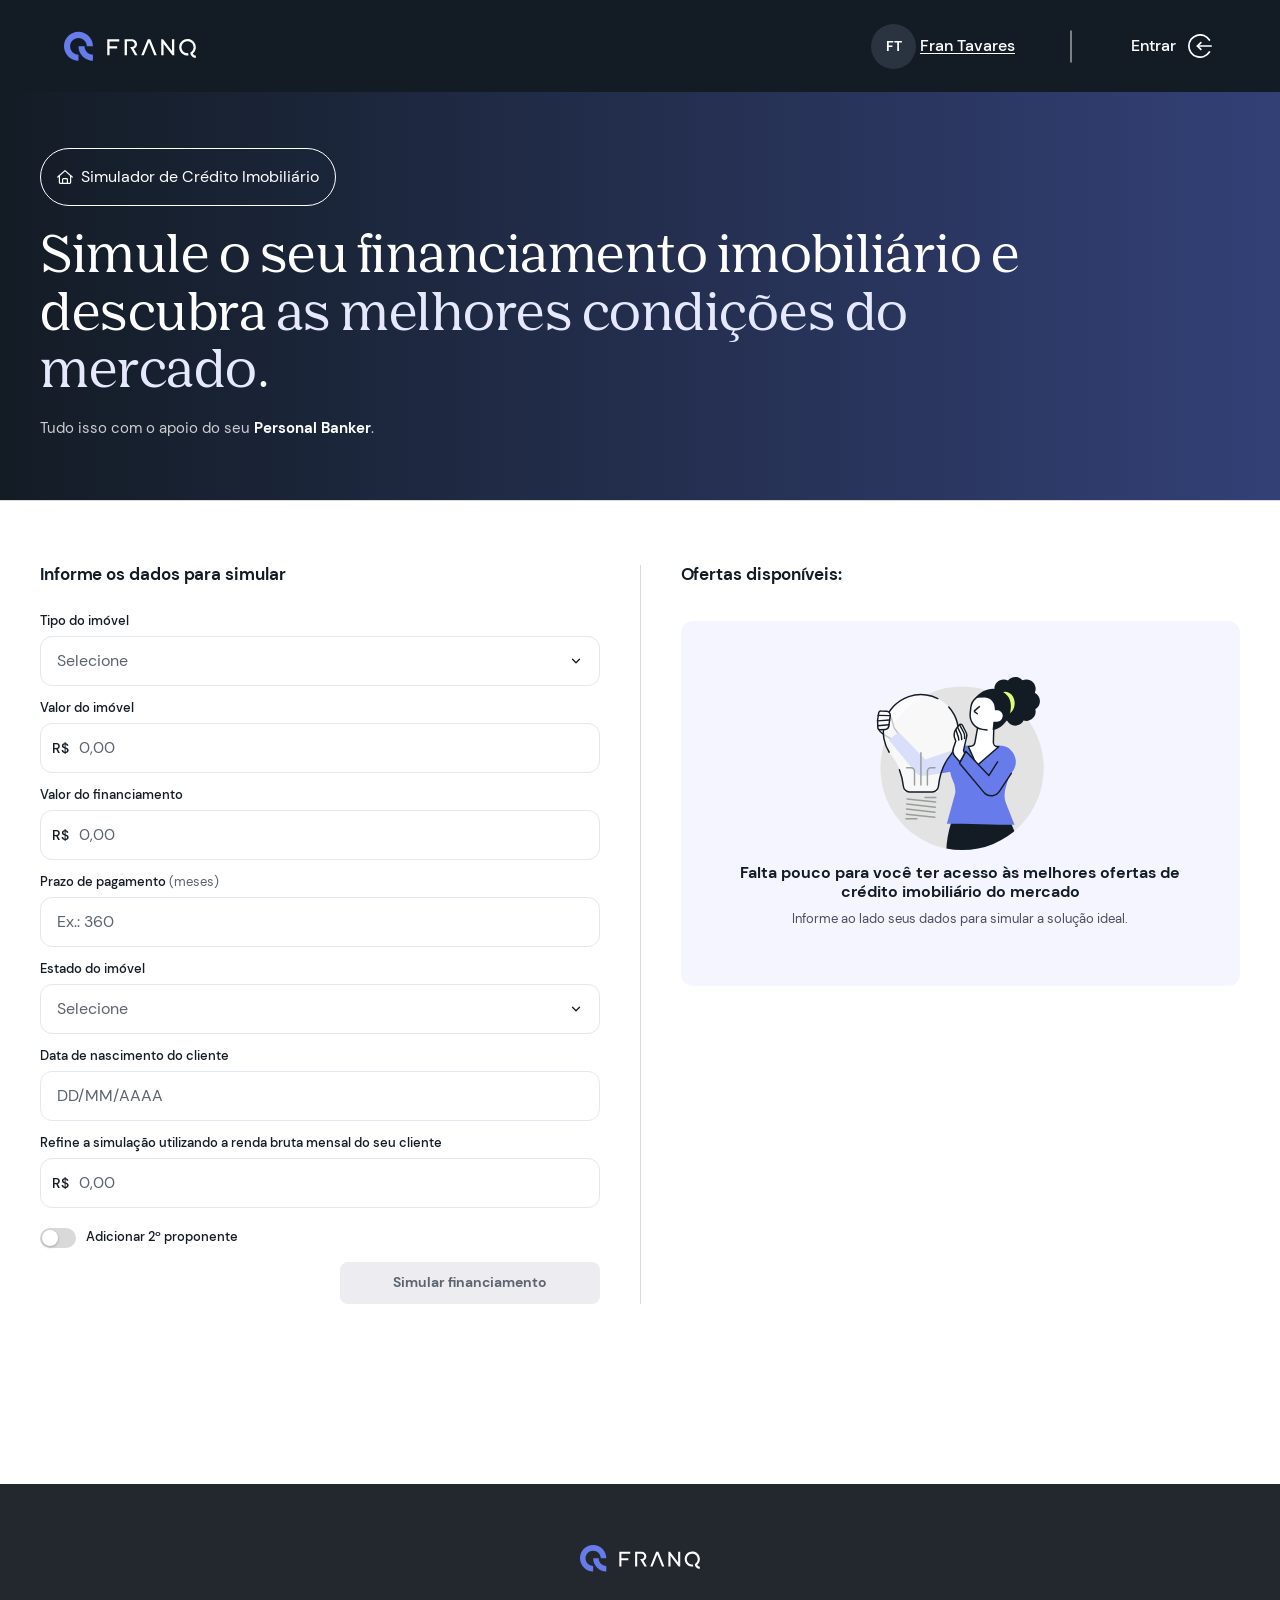
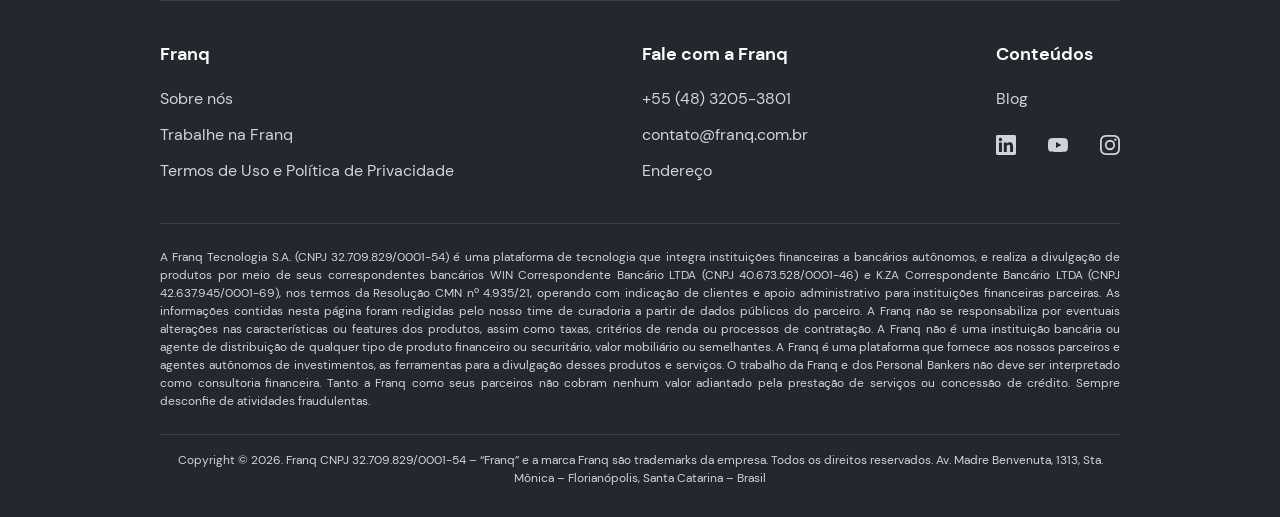
<file: index.html>
<!doctype html>
<html lang="pt-BR">
<head>
<meta charset="utf-8" />
<meta name="viewport" content="width=device-width,initial-scale=1" />
<title>Simulador de Crédito Imobiliário · Franq</title>
<link rel="stylesheet" href="colors_and_type.css" />
<style>
  /* WCAG AA-safe tokens (≥4.5:1 sobre branco) */
  :root {
    --text-muted: #5C6470;     /* substitui --oliva-dark p/ texto: 6.4:1 */
    --text-muted-soft: #6B7280; /* 5.4:1 */
    --danger-text: #C0202B;    /* substitui --danger p/ texto: 6.0:1 */
  }

  /* ==========================================================
     Layout shell — beFranq admin style
     ========================================================== */
  *, *::before, *::after { box-sizing: border-box; }
  html, body { margin: 0; }
  body {
    background: var(--branco);
    color: var(--azul-dark);
    font-family: var(--font-sans);
    font-size: 14px;
    line-height: 1.45;
    min-height: 100vh;
  }

  /* ==========================================================
     Page hero (title block under topbar)
     ========================================================== */
  .page-hero {
    background: linear-gradient(to right, #131c25, #334076);
    color: #fff;
    padding: 56px 40px 60px;
    border-bottom: 1px solid var(--cinza-borda);
    position: relative;
    overflow: hidden;
  }
  .page-hero::before { display: none; }
  .page-hero-inner {
    position: relative; z-index: 1;
    max-width: 1280px; margin: 0 auto;
  }
  .page-hero p.page-hero-eyebrow {
    display: inline-flex;
    align-items: center;
    gap: 8px;
    padding: 16px;
    border: 1px solid #fff;
    border-radius: 40px;
    background: transparent;
    font-family: 'DM Sans', sans-serif;
    font-size: 16px;
    line-height: 24px;
    letter-spacing: 0;
    text-transform: none;
    font-weight: 400;
    color: #fff !important;
    margin: 0 0 24px;
    width: fit-content;
  }
  .page-hero p.page-hero-eyebrow svg {
    width: 16px;
    height: 16px;
    flex-shrink: 0;
    display: block;
  }
  .page-hero h1 {
    font-family: var(--font-display);
    font-weight: 400;
    font-size: 50px; line-height: 1.15; letter-spacing: -0.01em;
    margin: 0; max-width: 1080px;
    color: #fff;
  }
  .page-hero h1 .accent { color: #E6E9FD; }
  .page-hero p {
    margin: 14px 0 0; max-width: 720px;
    font-size: 15px; line-height: 1.55;
    color: rgba(255,255,255,0.78);
  }
  .page-hero p b { color: #fff; font-weight: 600; }
  @media (max-width: 720px) {
    .page-hero { padding: 36px 20px 40px; }
    .page-hero h1 { font-size: 34px; }
    .page-hero p { font-size: 14px; }
  }

  /* ==========================================================
     Top topbar (slim)
     ========================================================== */
  .topbar {
    height: 92px;
    display: flex; align-items: center; justify-content: space-between;
    padding: 24px 64px;
    background: #131C25;
    font-family: 'DM Sans', sans-serif;
    color: #fff;
    z-index: 19999;
    position: relative;
  }
  .topbar-logo { height: 30px; width: 132px; display: block; }
  .topbar-right {
    display: flex; align-items: center; gap: 40px;
    position: relative; z-index: 20000;
  }
  .topbar-userblock {
    display: flex; align-items: center; gap: 4px;
  }
  .topbar-avatar {
    width: 45px; height: 45px; border-radius: 50%;
    background: #2A3340; color: #fff;
    display: grid; place-items: center;
    font-weight: 600; font-size: 14px;
    overflow: hidden;
    flex-shrink: 0;
  }
  .topbar-avatar img {
    width: 100%; height: 100%; object-fit: cover; display: block;
  }
  .topbar-whatsapp {
    width: 32px; height: 32px;
    display: grid; place-items: center;
    background: transparent; border: 0; padding: 0;
    color: #fff; cursor: pointer;
    border-radius: 50%;
    transition: background 0.2s ease;
  }
  .topbar-whatsapp:hover { background: rgba(255,255,255,0.08); }
  .topbar-whatsapp svg { width: 16px; height: 16px; display: block; }
  .topbar-divider {
    width: 32px; height: 0;
    border-top: 1px solid #e5e5e5;
    transform: rotate(270deg);
  }
  .topbar-enter {
    display: inline-flex; align-items: center; gap: 12px;
    background: transparent; border: 0; padding: 8px 4px;
    color: #fff; cursor: pointer;
    font-family: 'DM Sans', sans-serif;
    font-size: 16px; line-height: 24px; font-weight: 500;
    transition: opacity 0.2s ease;
  }
  .topbar-enter:hover { opacity: 0.8; }
  .topbar-enter svg {
    width: 24px; height: 24px;
    stroke: currentColor;
    display: block;
  }
  .topbar-username {
    font-size: 16px; line-height: 24px;
    font-weight: 500; color: #fff;
    font-family: 'DM Sans', sans-serif;
    text-decoration: underline;
    text-underline-position: from-font;
  }

  /* ==========================================================
     Page container
     ========================================================== */
  .page {
    max-width: 1280px;
    margin: 0 auto;
    padding: 28px 40px 100px;
  }

  /* Breadcrumb */
  .crumbs {
    display: flex; align-items: center; gap: 6px;
    color: var(--text-muted);
    font-size: 13px;
  }
  .crumbs a, .crumbs button {
    background: none; border: none; padding: 0;
    color: var(--text-muted);
    font: inherit; cursor: pointer;
    text-decoration: none;
  }
  .crumbs a:hover, .crumbs button:hover { color: var(--azul-dark); }
  .crumbs .crumb-current {
    color: var(--azul-dark); font-weight: 500;
  }
  .crumbs .crumb-sep { color: var(--cinza-borda); }

  /* Progress linear */
  .progress {
    height: 6px;
    background: #ECECF1;
    border-radius: 999px;
    overflow: hidden;
    margin-top: 14px;
    position: relative;
  }
  .progress-bar {
    height: 100%;
    width: 50%;
    background: var(--azul-franqueza);
    border-radius: 999px;
    transition: width var(--dur-med) var(--ease-out);
  }

  /* ==========================================================
     Two-column grid (form ↔ result)
     ========================================================== */
  .two-col {
    display: grid;
    grid-template-columns: 1fr 1px 1fr;
    gap: 40px;
    margin-top: 36px;
    align-items: stretch;
  }
  .form-col, .result-col { display: flex; flex-direction: column; }
  .form { flex: 1; }
  .form-actions { margin-top: auto !important; }
  .result-table.is-active { flex: 1; display: flex; flex-direction: column; }
  .result-table.is-active .result-cta { margin-top: auto; }
  .vdivider {
    background: var(--cinza-borda);
    width: 1px;
    align-self: stretch;
    min-height: 600px;
  }

  /* Section title (form + result share style) */
  .section-title {
    font-family: var(--font-sans);
    font-size: 17px;
    font-weight: 700;
    color: var(--azul-dark);
    margin: 0 0 30px;
    letter-spacing: -0.005em;
  }
  .section-divider {
    border: none;
    border-top: 1px solid var(--cinza-borda);
    margin: 0 0 26px;
  }

  /* ==========================================================
     Form
     ========================================================== */
  .form { display: flex; flex-direction: column; gap: 14px; }
  .form-actions { margin-top: 8px; display: flex; justify-content: flex-end; align-items: center; gap: 16px; }
  .form-actions .btn { width: auto; min-width: 260px; }
  .btn-link-clear {
    background: transparent;
    border: 0;
    padding: 6px 4px;
    color: #6B7280;
    font-family: var(--font-sans);
    font-size: 13px;
    font-weight: 500;
    cursor: pointer;
    display: inline-flex;
    align-items: center;
    gap: 6px;
    text-decoration: none;
  }
  .btn-link-clear:hover { text-decoration: underline; }
  .result-cta { margin-top: 16px; display: flex; flex-direction: column; align-items: flex-end; gap: 16px; }
  .result-cta-text {
    font-family: var(--font-sans);
    font-size: 13px; line-height: 1.55;
    font-weight: 700;
    color: var(--azul-dark);
    margin: 20px 0 0;
    text-align: left;
    max-width: 100%;
  }
  .result-cta .btn { min-width: 260px; }
  .field { display: flex; flex-direction: column; gap: 6px; }
  .field-label {
    font-size: 13px;
    font-weight: 500;
    color: var(--azul-dark);
    line-height: 1.3;
  }
  .field-label .label-hint {
    color: var(--text-muted);
    font-weight: 400;
  }

  .input {
    border: 1px solid #e2e8f0;
    border-radius: 12px;
    background: #fff;
    padding: 12px 16px;
    font: 400 16px/24px var(--font-sans);
    color: var(--azul-dark);
    width: 100%;
    transition: border-color var(--dur-fast), box-shadow var(--dur-fast);
    appearance: none;
    -webkit-appearance: none;
  }
  .input:hover { border-color: var(--azul-franqueza); }
  .input:focus {
    outline: none;
    border-color: var(--azul-franqueza);
  }
  .input::placeholder { color: var(--text-muted); }
  .input.is-error,
  .input.is-error:hover,
  .input.is-error:focus {
    border-color: #e02424;
  }
  .field-error {
    margin: 6px 0 0;
    font-size: 12px;
    color: #e02424;
    line-height: 1.4;
  }

  /* Native select arrow */
  .select-wrap { position: relative; }
  .select-wrap .input {
    padding-right: 36px;
    cursor: pointer;
  }
  .select-wrap::after {
    content: "";
    position: absolute;
    right: 14px; top: 50%;
    width: 8px; height: 8px;
    border-right: 1.6px solid var(--oliva-dark);
    border-bottom: 1.6px solid var(--oliva-dark);
    transform: translateY(-70%) rotate(45deg);
    pointer-events: none;
  }

  /* Dropdown custom (segue a identidade da página) — substitui a lista nativa do SO */
  .select-custom { position: relative; }
  .select-custom::after { display: none; }
  .select-custom > select {
    position: absolute; inset: 0; width: 100%; height: 100%;
    opacity: 0; pointer-events: none;
  }
  .sel-control {
    display: flex; align-items: center; gap: 8px; width: 100%;
    padding: 12px 16px;
    border: 1px solid #e2e8f0; border-radius: 12px; background: #fff;
    font: 400 16px/24px var(--font-sans); color: var(--azul-dark); text-align: left;
    cursor: pointer;
    transition: border-color var(--dur-fast), box-shadow var(--dur-fast);
  }
  .sel-control:hover { border-color: var(--azul-franqueza); }
  .select-custom.is-open .sel-control {
    border-color: var(--azul-franqueza);
  }
  .select-custom.is-error .sel-control {
    border-color: #e02424;
  }
  .sel-value { flex: 1; min-width: 0; white-space: nowrap; overflow: hidden; text-overflow: ellipsis; }
  .sel-value.is-placeholder { color: var(--text-muted); }
  .select-custom.has-value .sel-value { font-weight: 500; }
  .sel-chevron { flex: none; width: 14px; height: 14px; color: var(--azul-dark); transition: transform .15s ease; }
  .select-custom.is-open .sel-chevron { transform: rotate(180deg); }
  .sel-panel {
    position: absolute; left: 0; right: 0; top: calc(100% + 6px); z-index: 40;
    background: #fff; border: 1px solid #e2e8f0; border-radius: 12px;
    box-shadow: 0 12px 32px rgba(15,23,42,.12);
    overflow: hidden auto; max-height: 288px; padding: 4px; display: none;
  }
  .select-custom.is-open .sel-panel { display: block; }
  .sel-item {
    display: flex; align-items: center; justify-content: space-between; gap: 8px;
    height: 40px; padding: 0 12px; border-radius: 8px;
    font: 400 15px var(--font-sans); color: var(--azul-dark); cursor: pointer;
  }
  .sel-item:hover, .sel-item.active { background: #F2F4FE; }
  .sel-item.selected { font-weight: 600; }
  .sel-check { flex: none; width: 15px; height: 15px; color: var(--azul-franqueza); opacity: 0; }
  .sel-item.selected .sel-check { opacity: 1; }

  /* Currency / prefix */
  .input-prefix-wrap { position: relative; }
  .input-prefix {
    position: absolute; left: 12px; top: 50%; transform: translateY(-50%);
    font-size: 14px; font-weight: 500; color: var(--azul-dark);
    pointer-events: none;
  }
  .input-prefix-wrap .input { padding-left: 38px; }

  /* Toggle proponente */
  .switch-row {
    display: flex; align-items: center; gap: 10px;
    margin-top: 6px;
  }
  .switch {
    position: relative;
    width: 36px; height: 20px;
    background: var(--cinza-borda);
    border-radius: 999px;
    cursor: pointer;
    transition: background var(--dur-fast);
    flex-shrink: 0;
  }
  .switch::after {
    content: "";
    position: absolute; top: 2px; left: 2px;
    width: 16px; height: 16px;
    background: #fff;
    border-radius: 50%;
    box-shadow: 0 1px 3px rgba(0,0,0,0.25);
    transition: left var(--dur-fast);
  }
  .switch.on { background: var(--azul-franqueza); }
  .switch.on::after { left: 18px; }
  .switch-label {
    font-size: 13px; color: var(--azul-dark); font-weight: 500;
    cursor: pointer; user-select: none;
  }

  /* 2º proponente card */
  .proponente-card {
    background: #FAFAFF;
    border: 1px solid #E5E5E5;
    border-radius: 12px;
    margin-top: 4px;
    overflow: hidden;
  }
  .proponente-card[hidden] { display: none; }
  .proponente-card-head {
    display: flex; align-items: flex-start; gap: 12px;
    padding: 14px 16px;
    background: #F0F2FE;
    border-bottom: 1px solid #E5E5E5;
  }
  .proponente-card-title {
    flex: 1;
    font-size: 13px;
    font-weight: 500;
    color: var(--azul-dark);
    line-height: 1.4;
  }
  .proponente-card-close {
    flex-shrink: 0;
    width: 24px; height: 24px;
    border: none;
    background: transparent;
    color: var(--azul-dark);
    font-size: 18px;
    line-height: 1;
    cursor: pointer;
    border-radius: 4px;
    display: grid; place-items: center;
    transition: background var(--dur-fast);
  }
  .proponente-card-close:hover { background: rgba(0,0,0,0.06); }
  .proponente-card-body {
    padding: 14px 16px;
    display: flex; flex-direction: column; gap: 14px;
  }

  /* ==========================================================
     Result panel — empty state
     ========================================================== */
  .result-empty {
    background: #F4F5FE;
    border-radius: 12px;
    padding: 56px 32px;
    text-align: center;
    margin-top: 8px;
  }
  .result-empty-illu {
    width: 168px; height: auto;
    margin: 0 auto 12px;
    display: block;
  }
  .result-empty-title {
    font-family: var(--font-sans);
    font-size: 16px;
    font-weight: 700;
    color: var(--azul-dark);
    margin: 0 0 8px;
  }
  .result-empty-sub {
    font-size: 13px;
    color: #4A4F60;
    line-height: 1.55;
    max-width: 420px;
    margin: 0 auto;
  }

  /* ==========================================================
     Result panel — bank cards (one per partner, stacked)
     ========================================================== */
  .result-table {
    display: none;
    margin-top: 4px;
  }
  .result-table.is-active { display: flex; flex-direction: column; flex: 1; }

  .result-coverage-top {
    display: flex; align-items: center; justify-content: space-between;
    gap: 16px;
    flex-wrap: wrap;
    margin-bottom: 14px;
  }
  .result-coverage-text {
    font-size: 13px;
    color: var(--azul-dark);
  }
  .result-coverage-text b { color: var(--azul-dark); font-weight: 700; }
  .result-sort {
    display: flex; align-items: center; gap: 8px;
  }
  .result-sort-label {
    font-size: 12.5px;
    color: var(--text-muted);
    white-space: nowrap;
  }
  .result-sort .select-wrap {
    position: relative;
  }
  .result-sort select {
    height: 36px;
    padding: 0 36px 0 12px;
    border-radius: 8px;
    border: 1px solid #E0E0E5;
    background: #fff;
    font: 500 13px var(--font-sans);
    color: var(--azul-dark);
    cursor: pointer;
    appearance: none;
    -webkit-appearance: none;
    min-width: 180px;
  }
  .result-sort select:focus { outline: 2px solid var(--oliva-dark); outline-offset: 1px; border-color: var(--oliva-dark); }
  .result-sort .select-wrap::after {
    content: '';
    position: absolute;
    right: 12px; top: 50%;
    width: 8px; height: 8px;
    border-right: 1.5px solid var(--azul-dark);
    border-bottom: 1.5px solid var(--azul-dark);
    transform: translateY(-70%) rotate(45deg);
    pointer-events: none;
  }
  /* "Ordenar por" com o mesmo dropdown custom dos outros, porém compacto */
  .result-sort .select-custom { min-width: 200px; }
  .result-sort .select-custom::after { display: none; }
  .result-sort .sel-control { padding: 10px 14px; font-size: 14px; }
  .result-sort .sel-item { font-size: 14px; }

  /* Bank cards stack */
  .bank-cards {
    display: flex; flex-direction: column;
    gap: 12px;
  }
  .bank-card {
    background: #fff;
    border: 1px solid #E5E5E5;
    border-radius: 16px;
    padding: 18px 20px;
    transition: box-shadow 0.2s ease, border-color 0.2s ease, transform 0.35s cubic-bezier(0.4,0,0.2,1);
  }
  .bank-card:hover {
    box-shadow: 0 6px 18px rgba(20, 30, 80, 0.06);
    border-color: #D5D8E0;
  }
  .bank-card-head {
    display: flex; align-items: center; gap: 14px;
    padding-bottom: 14px;
    border-bottom: 1px solid #EFEFF3;
    margin-bottom: 14px;
  }
  .bank-card-logo {
    flex-shrink: 0;
    width: 48px; height: 48px;
    border-radius: 10px;
    background: rgb(250, 250, 255);
    display: grid; place-items: center;
    color: var(--azul-dark);
  }
  .bank-card-logo svg { width: 28px; height: 28px; }
  .bank-card-title {
    flex: 1;
    display: flex; flex-direction: column; gap: 2px;
  }
  .bank-card-name {
    font-size: 16px; font-weight: 700; color: var(--azul-dark); line-height: 1.1;
  }
  .bank-card-ltv {
    font-size: 11.5px; color: var(--text-muted); font-weight: 400;
  }
  .bank-card-highlight {
    text-align: right;
    display: flex; flex-direction: column; gap: 2px;
  }
  .bank-card-highlight-label {
    font-size: 11px; color: var(--text-muted); text-transform: uppercase; letter-spacing: 0.04em;
  }
  .bank-card-highlight-value {
    font-size: 18px; font-weight: 700; color: var(--azul-dark); line-height: 1.1;
  }
  .bank-card-grid {
    display: grid;
    grid-template-columns: repeat(3, 1fr);
    gap: 14px 18px;
  }
  .bank-card-cell {
    display: flex; flex-direction: column; gap: 3px;
    min-width: 0;
  }
  .bank-card-cell-label {
    font-size: 11.5px;
    color: var(--text-muted);
    line-height: 1.25;
    display: flex; align-items: center; gap: 4px;
  }
  .bank-card-cell-label small { font-size: 10.5px; color: var(--text-muted); }
  .bank-card-cell-value {
    font-size: 14px;
    color: var(--azul-dark);
    font-weight: 500;
    line-height: 1.25;
    display: flex; align-items: baseline; gap: 4px;
    flex-wrap: wrap;
  }
  .bank-card-cell-value .bank-cell-suffix {
    font-size: 10.5px;
    color: var(--text-muted);
    font-weight: 400;
  }
  .bank-card-warn {
    margin-top: 14px;
    padding: 10px 12px;
    background: #FFF6F4;
    border: 1px solid #FFE2DC;
    border-radius: 10px;
    display: flex; align-items: flex-start; gap: 8px;
    font-size: 12px; color: var(--azul-dark);
    line-height: 1.45;
  }
  .bank-card-warn .result-warn-ico { margin-top: 1px; }
  .bank-card-warn b { color: var(--danger); }
  .bank-card-warn-aux {
    color: var(--text-muted);
    display: block;
    margin-top: 2px;
    font-size: 11px;
  }

  .bank-grid {
    background: rgb(250, 250, 255);
    border-radius: 16px;
    overflow: hidden;
  }
  .bank-row {
    display: grid;
    grid-template-columns: 180px repeat(4, 1fr);
    align-items: stretch;
  }
  .bank-row > * {
    padding: 12px 10px;
    border-top: 1px solid #E5E5E5;
    font-size: 14px;
    color: var(--azul-dark);
  }
  .bank-row.is-head > * { border-top: 0; padding-top: 8px; padding-bottom: 14px; }
  .bank-row > *:not(:first-child) { border-left: 1px solid #E5E5E5; }
  .bank-row.is-head > :first-child { border-top: 0; }

  .bank-head {
    text-align: center;
    display: flex; flex-direction: column; align-items: center; gap: 4px;
  }
  .bank-head svg { color: var(--azul-dark); margin-bottom: 4px; }
  .bank-head-name { font-weight: 700; font-size: 14px; color: var(--azul-dark); line-height: 1.1; }
  .bank-head-ltv { font-size: 10px; color: var(--azul-dark); font-weight: 400; }

  .bank-row-label {
    display: flex; align-items: center; justify-content: space-between;
    gap: 8px;
    font-size: 14px; font-weight: 400;
    color: var(--azul-dark); line-height: 1.3;
  }
  .bank-row-label-text { display: flex; align-items: flex-start; gap: 8px; }
  .bank-row-label-text > span { display: block; }
  .bank-row-label-text svg { flex-shrink: 0; color: var(--azul-dark); margin-top: 2px; }
  .bank-row-label small {
    display: block; font-weight: 400; color: var(--azul-dark);
    font-size: 14px; margin-top: 0; line-height: 1.3;
  }
  .bank-row-label-info { color: var(--text-muted); cursor: help; display: inline-flex; }

  .bank-cell {
    text-align: center;
    font-size: 14px; color: var(--azul-dark);
    font-weight: 400; line-height: 1.35;
    display: flex; align-items: center; justify-content: center;
    gap: 2px; flex-wrap: wrap;
  }
  .bank-cell-suffix { font-size: 10px; color: var(--azul-dark); }
  .bank-cell-strong { font-weight: 400; }

  /* Desktop coverage (footer of grid) + warn */
  .result-coverage {
    text-align: center;
    font-size: 12.5px; color: var(--azul-dark);
    background: rgb(231, 235, 255);
    border-bottom-left-radius: 16px;
    border-bottom-right-radius: 16px;
    padding: 12px 16px;
  }
  .result-coverage b { color: var(--azul-dark); }
  .result-warn {
    margin-top: 18px;
    display: flex; align-items: flex-start; gap: 8px;
    font-size: 12.5px; color: var(--azul-dark); line-height: 1.5;
  }
  .result-warn b { color: var(--danger); }

  /* Show grid on desktop, cards on mobile */
  .result-mobile-only { display: none; }

  /* Floating "back to form" button (mobile only) */
  .fab-top {
    position: fixed;
    right: 16px; bottom: 20px;
    width: 48px; height: 48px;
    border-radius: 50%;
    border: none;
    background: var(--azul-dark);
    color: #fff;
    box-shadow: 0 8px 22px rgba(20, 30, 80, 0.28);
    display: none;
    align-items: center; justify-content: center;
    cursor: pointer;
    z-index: 50;
    opacity: 0;
    transform: translateY(8px);
    transition: opacity 0.22s ease, transform 0.22s ease, background-color 0.22s ease;
  }
  .fab-top.is-visible { opacity: 1; transform: translateY(0); }
  .fab-top:hover { background: var(--azul-dark-hover, #0f1a3d); }
  .fab-top:focus-visible { outline: 2px solid var(--oliva-dark); outline-offset: 2px; }
  .fab-top svg { width: 22px; height: 22px; }
  @media (max-width: 900px) {
    .fab-top { display: flex; }
  }
  @media (max-width: 900px) {
    .result-desktop-only { display: none !important; }
    .result-mobile-only { display: block; }
    .result-mobile-only.result-coverage-top { display: flex; }
    .result-mobile-only.bank-cards { display: flex; flex-direction: column; gap: 12px; }
  }

  .result-warn-ico {
    flex-shrink: 0;
    width: 18px; height: 18px; border-radius: 50%;
    background: #FFE7E9;
    color: #B8281F;
    display: grid; place-items: center;
    font-size: 11px; font-weight: 700;
    margin-top: 1px;
  }
  .result-disclaimer {
    margin-top: 18px;
    font-size: 11.5px; color: var(--text-muted);
    font-style: italic;
    line-height: 1.5;
  }

  /* Buttons */
  .btn {
    height: 42px;
    padding: 0 22px;
    border-radius: 8px;
    border: 1px solid transparent;
    font: 600 13.5px var(--font-sans);
    cursor: pointer;
    display: inline-flex; align-items: center; justify-content: center; gap: 8px;
    transition: background-color 0.28s cubic-bezier(0.4, 0, 0.2, 1), border-color 0.28s cubic-bezier(0.4, 0, 0.2, 1), color 0.28s cubic-bezier(0.4, 0, 0.2, 1), box-shadow 0.28s cubic-bezier(0.4, 0, 0.2, 1), transform 0.28s cubic-bezier(0.4, 0, 0.2, 1);
    white-space: nowrap;
  }
  .btn:not(:disabled):not(.is-disabled):active { transform: scale(.99); }
  .btn svg { width: 14px; height: 14px; }

  .btn-primary {
    background: var(--azul-franqueza);
    color: #fff;
  }
  .btn-primary:not(:disabled):not(.is-disabled):hover { filter: brightness(0.96); }
  .btn-primary:not(:disabled):not(.is-disabled):active {
    filter: brightness(0.92);
    outline: none;
    transform: none;
  }
  .btn-primary:focus-visible {
    outline: 2px solid var(--azul-medium);
    outline-offset: 2px;
  }

  .btn-outline {
    background: #fff;
    color: var(--azul-franqueza);
    border-color: var(--azul-franqueza);
  }
  .btn-outline:hover { background: #F4F5FE; }

  .btn[disabled], .btn.is-disabled {
    background: #ECECF1;
    color: #5C6470;
    border-color: transparent;
    cursor: not-allowed;
  }
  .btn[disabled]:hover, .btn.is-disabled:hover {
    background: #ECECF1 !important;
    color: #5C6470 !important;
    cursor: not-allowed;
    transform: none;
  }

  /* Reload icon spinning hint */
  .icon-spin {
    transition: transform var(--dur-med);
  }
  .btn-primary:not(:disabled):not(.is-disabled):hover .icon-spin { transform: rotate(180deg); }

  /* ==========================================================
     Confirm modal
     ========================================================== */
  .confirm-overlay {
    position: fixed; inset: 0;
    background: rgba(19, 28, 37, 0.55);
    display: none;
    align-items: center; justify-content: center;
    z-index: 30000;
    padding: 20px;
  }
  .confirm-overlay.open { display: flex; }
  .confirm-card {
    background: #fff; border-radius: 16px;
    width: 100%; max-width: 440px;
    padding: 28px;
    box-shadow: 0 12px 40px rgba(0,0,0,0.18);
    font-family: var(--font-sans);
    color: var(--azul-dark);
  }
  .confirm-title {
    font-size: 18px; font-weight: 700; margin: 0 0 10px;
  }
  .confirm-desc {
    font-size: 14px; line-height: 1.5; margin: 0 0 24px;
    color: #4A4F5C;
  }
  .confirm-actions {
    display: flex; gap: 12px; justify-content: flex-end;
    flex-wrap: wrap;
  }
  .confirm-actions .btn { min-width: 140px; min-height: 44px; }
  @media (max-width: 480px) {
    .confirm-actions { flex-direction: column-reverse; }
    .confirm-actions .btn { width: 100%; }
  }

  /* ==========================================================
     Tweaks panel
     ========================================================== */
  .tw-panel {
    position: fixed; right: 24px; bottom: 110px; z-index: 200;
    width: 280px;
    background: #fff;
    border: 1px solid var(--cinza-borda);
    border-radius: 14px;
    box-shadow: 0 30px 80px -20px rgba(19,28,37,0.30);
    font-family: var(--font-sans);
    color: var(--azul-dark);
    display: none;
    overflow: hidden;
  }
  .tw-panel.open { display: block; }
  .tw-head {
    display: flex; align-items: center; justify-content: space-between;
    padding: 12px 14px;
    background: var(--azul-dark); color: #fff;
  }
  .tw-head h4 {
    margin: 0; font-size: 12px; font-weight: 600;
    letter-spacing: .06em; text-transform: uppercase;
  }
  .tw-close {
    width: 24px; height: 24px; border-radius: 50%;
    background: rgba(255,255,255,0.12); border: none;
    color: #fff; cursor: pointer; font-size: 14px; line-height: 1;
    display: grid; place-items: center;
  }
  .tw-close:hover { background: rgba(255,255,255,0.22); }
  .tw-body { padding: 14px 14px 16px; display: flex; flex-direction: column; gap: 14px; }
  .tw-section { display: flex; flex-direction: column; gap: 8px; }
  .tw-label {
    font-size: 10.5px; font-weight: 600; letter-spacing: .06em;
    text-transform: uppercase; color: var(--text-muted);
  }
  .tw-seg {
    display: flex; gap: 4px;
    background: var(--cinza-suave); border-radius: 8px; padding: 3px;
  }
  .tw-seg button {
    flex: 1; padding: 6px 6px;
    background: transparent; border: none;
    font-family: var(--font-sans); font-size: 11.5px; font-weight: 500;
    color: var(--azul-dark); cursor: pointer;
    border-radius: 6px;
  }
  .tw-seg button.active {
    background: #fff;
    box-shadow: 0 1px 3px rgba(0,0,0,0.10);
  }

  /* ==========================================================
     Site footer (Franq global)
     ========================================================== */
  .site-footer {
    background: #23272E;
    color: #cfd3db;
    font-family: 'DM Sans', Arial, sans-serif;
    font-size: 16px;
    line-height: 24px;
    padding: 40px 160px 30px;
    margin-top: 80px;
  }
  .site-footer-logo-row {
    display: flex;
    justify-content: center;
    align-items: center;
    padding: 16px 0 24px;
  }
  .site-footer-logo {
    height: 36px;
    width: 120px;
    display: block;
  }
  .site-footer-divider {
    height: 1px;
    width: 100%;
    background: #3A3F47;
  }
  .site-footer-links {
    display: flex;
    justify-content: space-between;
    gap: 64px;
    padding: 40px 0;
  }
  .site-footer-col {
    display: flex;
    flex-direction: column;
    gap: 12px;
    min-width: 0;
  }
  .site-footer-col-title {
    color: #fff;
    font-weight: 700;
    font-size: 18px;
    line-height: 26px;
    margin-bottom: 8px;
  }
  .site-footer-col a {
    color: #cfd3db;
    font-size: 16px;
    font-weight: 400;
    text-decoration: none;
    transition: color 0.2s ease;
  }
  .site-footer-col a:hover { color: #fff; }
  .site-footer-socials {
    display: flex;
    gap: 32px;
    margin-top: 12px;
  }
  .site-footer-socials a {
    display: inline-flex;
    align-items: center;
    justify-content: center;
    color: #cfd3db;
    transition: color 0.2s ease;
  }
  .site-footer-socials a:hover { color: #fff; }
  .site-footer-socials svg {
    width: 20px;
    height: 20px;
    display: block;
  }
  .site-footer-legal {
    color: #cfd3db;
    font-size: 12px;
    line-height: 18px;
    text-align: justify;
    padding: 24px 0;
    margin: 0;
  }
  .site-footer-copy {
    color: #cfd3db;
    font-size: 12px;
    line-height: 18px;
    padding-top: 16px;
    margin: 0;
    text-align: center;
  }

  /* ==========================================================
     Responsive
     ========================================================== */
  @media (max-width: 900px) {
    .two-col { grid-template-columns: 1fr; gap: 28px; }
    .vdivider { display: none; }
    .page { padding: 20px 20px 80px; }
    /* (mobile) bank cards collapse to 2 columns */
    .bank-card-grid { grid-template-columns: repeat(2, 1fr); gap: 12px 14px; }
    .bank-card-head { gap: 10px; }
    .bank-card-logo { width: 40px; height: 40px; }
    .bank-card-logo svg { width: 24px; height: 24px; }
    .bank-card-name { font-size: 15px; }
    .bank-card-highlight-value { font-size: 16px; }
    .topbar { padding: 16px 20px; height: 72px; }
    .topbar-logo { height: 24px; }
    .topbar-username { display: none; }

    /* (mobile) site footer — stack columns, comfortable padding */
    .site-footer { padding: 32px 20px 24px; margin-top: 48px; font-size: 14px; line-height: 1.5; }
    .site-footer-logo-row { padding: 8px 0 18px; }
    .site-footer-links {
      flex-direction: column;
      gap: 28px;
      padding: 28px 0;
    }
    .site-footer-col { gap: 8px; }
    .site-footer-col-title { font-size: 14px; margin-bottom: 4px; }
    .site-footer-col a { font-size: 14px; }
    .site-footer-socials { gap: 20px; margin-top: 8px; }
    .site-footer-legal, .site-footer-copy { font-size: 11.5px; padding: 18px 0; line-height: 1.55; }

    /* (mobile) buttons full-width */
    .form-actions {
      flex-direction: column-reverse;
      align-items: stretch;
      gap: 10px;
    }
    .form-actions .btn { width: 100%; min-width: 0; }
    .form-actions .btn-link-clear { align-self: center; }
    .result-cta { align-items: stretch; }
    .result-cta .btn { width: 100%; min-width: 0; }

    /* ==========================================================
       Mínimo de toque 48x48 (mobile)
       ========================================================== */
    /* Inputs / selects */
    .input { height: 48px; font-size: 16px; }
    .select-wrap .input { padding-right: 40px; }

    /* Botões principais */
    .btn { height: 48px; min-height: 48px; }
    .confirm-actions .btn { min-height: 48px; }

    /* Topbar */
    .topbar-whatsapp {
      width: 48px; height: 48px;
    }
    .topbar-enter {
      min-height: 48px; padding: 12px 4px;
    }

    /* Breadcrumb links/buttons — alvo de toque */
    .crumbs { gap: 4px; flex-wrap: wrap; }
    .crumbs a, .crumbs button, .crumbs .crumb-current {
      min-height: 48px;
      display: inline-flex;
      align-items: center;
      padding: 0 4px;
    }

    /* Switch (proponente) — manter visual, ampliar área de toque */
    .switch-row { gap: 12px; min-height: 48px; align-items: center; }
    .switch {
      position: relative;
    }
    .switch::before {
      content: "";
      position: absolute;
      inset: -14px -6px;
      /* expande a área tocável para 48px de altura mínima */
    }
    .switch-label {
      min-height: 48px;
      display: inline-flex;
      align-items: center;
    }

    /* Botão fechar do card 2º proponente */
    .proponente-card-close {
      width: 48px; height: 48px;
      font-size: 22px;
      margin: -12px -12px -12px 0;
    }
    .proponente-card-head { align-items: center; }

    /* Link "Limpar campos" */
    .btn-link-clear {
      min-height: 48px;
      padding: 12px 8px;
    }

    /* Footer — links com altura de toque adequada */
    .site-footer-col { gap: 4px; }
    .site-footer-col a {
      min-height: 48px;
      display: inline-flex;
      align-items: center;
      padding: 4px 0;
    }
    .site-footer-socials a {
      width: 48px; height: 48px;
      display: inline-flex;
      align-items: center;
      justify-content: center;
      padding: 0;
    }

    /* Tweaks panel close */
    .tw-close { width: 48px; height: 48px; }

    /* Sort select (mobile result) */
    #sortBy { height: 48px; }

    /* ==========================================================
       Mínimo 16px para textos correntes (mobile)
       ========================================================== */
    body { font-size: 16px; }
    .crumbs, .crumbs a, .crumbs button { font-size: 16px; line-height: 1.45; }
    .field-label { font-size: 16px; }
    .field-error { font-size: 16px; }
    .input { font-size: 16px; }
    .input-prefix { font-size: 16px; }
    .switch-label { font-size: 16px; }
    .proponente-card-title { font-size: 16px; }
    .btn-link-clear { font-size: 16px; }
    .result-cta-text { font-size: 16px; }
    .result-empty-sub { font-size: 16px; }
    .result-coverage-text { font-size: 16px; }
    .result-sort-label { font-size: 16px; }
    .bank-card-name { font-size: 18px; }
    .bank-card-ltv { font-size: 16px; }
    .bank-card-highlight-label { font-size: 16px; }
    .bank-card-highlight-value { font-size: 22px; }
    .bank-card-cell-label { font-size: 16px; }
    .bank-card-cell-label small { font-size: 16px; }
    .bank-card-cell-value { font-size: 16px; }
    .bank-card-cell-value .bank-cell-suffix { font-size: 16px; }
    .bank-card-warn { font-size: 16px; }
    .bank-card-warn-aux { font-size: 16px; }
    .result-disclaimer { font-size: 16px; }
    .confirm-desc { font-size: 16px; }
    .site-footer { font-size: 16px; }
    .site-footer-col-title { font-size: 16px; }
    .site-footer-col a { font-size: 16px; }
    .site-footer-legal, .site-footer-copy { font-size: 16px; line-height: 1.6; }
    .btn { font-size: 16px; }
  }

  /* ===================== Tela de cadastro ===================== */
  #screen-cadastro { display: none; }
  body.show-cadastro .page-hero,
  body.show-cadastro main.page { display: none; }
  body.show-cadastro #screen-cadastro { display: block; }
  body.show-cadastro .site-footer { margin-top: 0; }

  .cad { display: flex; width: 100%; min-height: calc(100vh - 92px); background: #fff; }
  .cad-banner {
    flex-basis: 45.5%; flex-shrink: 0; position: relative; overflow: hidden;
    background: linear-gradient(160deg, #334076 0%, #131c25 78%);
    display: flex; align-items: flex-end; padding: 56px 48px;
  }
  .cad-banner::after {
    content: ''; position: absolute; inset: 0; pointer-events: none;
    background: radial-gradient(circle at 28% 18%, rgba(104,123,234,0.38), transparent 55%);
  }
  .cad-banner-title {
    position: relative; z-index: 1; margin: 0;
    font-family: var(--font-display); font-weight: 400;
    font-size: 44px; line-height: 1.1; letter-spacing: -0.5px;
    color: #e2ece4; max-width: 340px;
  }
  .cad-form-col { flex: 1; min-width: 0; display: flex; align-items: center; justify-content: center; padding: 56px 40px; }
  .cad-form { width: 100%; max-width: 477px; display: flex; flex-direction: column; gap: 16px; }
  .cad-logo { height: 30px; width: auto; }
  .cad-title { font-family: var(--font-display); font-weight: 400; font-size: 32px; line-height: 1.2; letter-spacing: -0.32px; color: var(--azul-dark); margin: 0; }
  .cad-fields { display: flex; flex-direction: column; gap: 16px; }
  .cad-actions { display: flex; flex-direction: column; gap: 12px; }
  .cad-actions .btn { width: 100%; }
  .cad-legal { font-size: 12px; line-height: 1.45; color: #3b3b3b; margin: 4px 0 0; }
  .cad-legal .lnk { color: var(--azul-franqueza); text-decoration: underline; cursor: pointer; }
  .cad-divider { display: flex; align-items: center; gap: 12px; color: #3b3b3b; font-size: 14px; margin: 4px 0; }
  .cad-divider::before, .cad-divider::after { content: ''; flex: 1; height: 1px; background: #ccc; }
  .cad-social {
    display: flex; align-items: center; justify-content: center; gap: 8px; width: 100%;
    background: #fff; border: 1px solid #ccc; border-radius: 8px; padding: 12px 24px; cursor: pointer;
    font: 500 16px var(--font-sans); color: #2e3944; transition: background var(--dur-fast);
  }
  .cad-social:hover { background: #f7f8fa; }
  .cad-social svg { width: 18px; height: 18px; flex: none; }
  @media (max-width: 900px) {
    .cad-banner { display: none; }
    .cad-form-col { padding: 32px 20px; }
    .cad { min-height: 0; }
  }
</style>
</head>
<body>

<!-- =================== TOPBAR =================== -->
<header class="topbar" aria-label="Navegação principal">
  <img class="topbar-logo" src="assets/logo-topbar.svg" alt="Franq" />
  <div class="topbar-right">
    <div class="topbar-userblock">
      <div class="topbar-avatar" aria-label="Fran Tavares">FT</div>
      <span class="topbar-username">Fran Tavares</span>
    </div>
    <div class="topbar-divider"></div>
    <button type="button" class="topbar-enter" aria-label="Entrar">
      <span>Entrar</span>
      <svg viewBox="0 0 28 28" fill="none" xmlns="http://www.w3.org/2000/svg" aria-hidden="true">
        <path d="M27 14H11" stroke-width="2" stroke-linecap="round" stroke-linejoin="round"></path>
        <path d="M15 10L11 14L15 18" stroke-width="2" stroke-linecap="round" stroke-linejoin="round"></path>
        <path d="M24.9603 21C23.4463 23.3693 21.205 25.1838 18.5725 26.1715C15.94 27.1592 13.0583 27.2668 10.3595 26.4781C7.66068 25.6895 5.2903 24.0471 3.60387 21.7973C1.91744 19.5476 1.00586 16.8117 1.00586 14C1.00586 11.1883 1.91744 8.45243 3.60387 6.20266C5.2903 3.95289 7.66068 2.31051 10.3595 1.52186C13.0583 0.733215 15.94 0.840805 18.5725 1.8285C21.205 2.81619 23.4463 4.63074 24.9603 7" stroke-width="2" stroke-linecap="round" stroke-linejoin="round"></path>
      </svg>
    </button>
  </div>
</header>

<!-- =================== PAGE HERO =================== -->
<section class="page-hero">
  <div class="page-hero-inner">
    <p class="page-hero-eyebrow">
      <svg width="16" height="16" viewBox="0 0 20 20" xmlns="http://www.w3.org/2000/svg" fill="none" aria-hidden="true">
        <path d="M17 8.36364V17C17 17.5523 16.5523 18 16 18H4C3.44772 18 3 17.5523 3 17V8.36364" stroke="#FFFFFF" stroke-width="1.5" stroke-linecap="round" stroke-linejoin="round"></path>
        <path d="M19 10L10 2L1 10" stroke="#FFFFFF" stroke-width="1.5" stroke-linecap="round" stroke-linejoin="round"></path>
        <path d="M13 18V13C13 12.4477 12.5523 12 12 12H8C7.44772 12 7 12.4477 7 13V18" stroke="#FFFFFF" stroke-width="1.5" stroke-linecap="round" stroke-linejoin="round"></path>
      </svg>
      <span>Simulador de Crédito Imobiliário</span>
    </p>
    <h1>Simule o seu financiamento imobiliário e descubra <span class="accent">as melhores condições do mercado</span>.</h1>
    <p>Tudo isso com o apoio do seu <b>Personal Banker</b>.</p>
  </div>
</section>

<!-- =================== PAGE =================== -->
<main class="page">


  <!-- Two-column layout -->
  <section class="two-col">
    <!-- ============ FORM ============ -->
    <div class="form-col">
      <h2 class="section-title">Informe os dados para simular</h2>

      <form class="form" id="simForm" autocomplete="off">
        <div class="field">
          <label class="field-label" for="f-tipo">Tipo do imóvel</label>
          <div class="select-wrap select-custom">
            <select class="input" id="f-tipo">
              <option value="" hidden selected>Selecione</option>
              <option>Apartamento</option>
              <option>Casa</option>
              <option>Terreno</option>
              <option>Comercial</option>
            </select>
          </div>
        </div>

        <div class="field">
          <label class="field-label" for="f-valor">Valor do imóvel</label>
          <div class="input-prefix-wrap">
            <span class="input-prefix">R$</span>
            <input class="input" id="f-valor" inputmode="numeric" placeholder="0,00" />
          </div>
          <p class="field-error" id="err-valor" hidden>Valor mínimo do imóvel é R$ 90.000,00.</p>
        </div>

        <div class="field">
          <label class="field-label" for="f-financ">Valor do financiamento</label>
          <div class="input-prefix-wrap">
            <span class="input-prefix">R$</span>
            <input class="input" id="f-financ" inputmode="numeric" placeholder="0,00" />
          </div>
          <p class="field-error" id="err-financ" hidden>O valor do financiamento não pode ser maior que 80% do valor do imóvel.</p>
        </div>

        <div class="field">
          <label class="field-label" for="f-prazo">Prazo de pagamento <span class="label-hint">(meses)</span></label>
          <input class="input" id="f-prazo" inputmode="numeric" placeholder="Ex.: 360" />
          <p class="field-error" id="err-prazo" hidden>Prazo deve estar entre 12 e 420 meses.</p>
        </div>

        <div class="field">
          <label class="field-label" for="f-estado">Estado do imóvel</label>
          <div class="select-wrap select-custom">
            <select class="input" id="f-estado">
              <option value="" hidden selected>Selecione</option>
              <option>AC</option>
              <option>AL</option>
              <option>AP</option>
              <option>AM</option>
              <option>BA</option>
              <option>CE</option>
              <option>DF</option>
              <option>ES</option>
              <option>GO</option>
              <option>MA</option>
              <option>MT</option>
              <option>MS</option>
              <option>MG</option>
              <option>PA</option>
              <option>PB</option>
              <option>PR</option>
              <option>PE</option>
              <option>PI</option>
              <option>RJ</option>
              <option>RN</option>
              <option>RS</option>
              <option>RO</option>
              <option>RR</option>
              <option>SC</option>
              <option>SP</option>
              <option>SE</option>
              <option>TO</option>
            </select>
          </div>
        </div>

        <div class="field">
          <label class="field-label" for="f-nasc">Data de nascimento do cliente</label>
          <input class="input" id="f-nasc" placeholder="DD/MM/AAAA" inputmode="numeric" maxlength="10" />
        </div>

        <div class="field">
          <label class="field-label" for="f-renda">Refine a simulação utilizando a renda bruta mensal do seu cliente</label>
          <div class="input-prefix-wrap">
            <span class="input-prefix">R$</span>
            <input class="input" id="f-renda" inputmode="numeric" placeholder="0,00" />
          </div>
        </div>

        <div class="switch-row">
          <div class="switch" id="switchProponente" role="switch" aria-checked="false" tabindex="0"></div>
          <label class="switch-label" for="switchProponente">Adicionar 2º proponente</label>
        </div>

        <!-- 2º Proponente — toggled via switch -->
        <div class="proponente-card" id="proponenteCard" hidden>
          <div class="proponente-card-head">
            <span class="proponente-card-title">Adicione um segundo proponente para aumentar as chances de aprovação</span>
            <button class="proponente-card-close" type="button" id="btnCloseProponente" aria-label="Remover segundo proponente">×</button>
          </div>
          <div class="proponente-card-body">
            <div class="field">
              <label class="field-label" for="f-nasc-2">Data de nascimento do 2º proponente</label>
              <input class="input" id="f-nasc-2" placeholder="DD/MM/AAAA" inputmode="numeric" maxlength="10" />
            </div>
            <div class="field">
              <label class="field-label" for="f-renda-2">Renda bruta mensal do 2º proponente</label>
              <div class="input-prefix-wrap">
                <span class="input-prefix">R$</span>
                <input class="input" id="f-renda-2" inputmode="numeric" placeholder="0,00" />
              </div>
            </div>
          </div>
        </div>

        <div class="form-actions">
          <button class="btn-link-clear" type="button" id="btnLimpar" style="display:none">
            Limpar campos
          </button>
          <button class="btn btn-primary" type="button" id="btnSimular">
            Simular financiamento
          </button>
        </div>
      </form>
    </div>

    <!-- ============ DIVIDER ============ -->
    <div class="vdivider" aria-hidden="true"></div>

    <!-- ============ RESULT ============ -->
    <div class="result-col">
      <h2 class="section-title">Ofertas disponíveis:</h2>

      <!-- Empty state -->
      <div class="result-empty" id="resultEmpty">
        <img class="result-empty-illu" src="assets/empty-state-woman.svg" alt="" />
        <h3 class="result-empty-title">Falta pouco para você ter acesso às melhores ofertas de crédito imobiliário do mercado</h3>
        <p class="result-empty-sub">
          Informe ao lado seus dados para simular a solução ideal.
        </p>
      </div>

      <!-- Active result -->
      <div class="result-table" id="resultTable">
        <!-- Mobile: coverage + sort, above stacked cards -->
        <div class="result-coverage-top result-mobile-only">
          <div class="result-coverage-text">
            Simulação disponível em <b>4</b> de <b>4</b> parceiros para este produto.
          </div>
          <div class="result-sort">
            <label class="result-sort-label" for="sortBy">Ordenar por</label>
            <div class="select-wrap select-custom">
              <select id="sortBy">
                <option value="parcela">Menor parcela</option>
                <option value="taxa">Menor taxa</option>
                <option value="valor">Maior valor financiado</option>
              </select>
            </div>
          </div>
        </div>

        <!-- Desktop: original table -->
        <div class="bank-grid result-desktop-only" id="bankGrid"><!-- populated by JS via SIM_ICONS --></div>

        <!-- Mobile: stacked cards -->
        <div class="bank-cards result-mobile-only" id="bankCards"><!-- populated by JS --></div>

        <!-- Desktop: coverage + Inter warn at footer (original layout) -->
        <div class="result-coverage result-desktop-only">
          Simulação disponível em <b>4</b> de nossos <b>4</b> parceiros para este produto.
        </div>

        <div class="result-warn result-desktop-only">
          <span class="result-warn-ico">!</span>
          <div>
            <b>Inter:</b> O parceiro Inter financia no máximo 75%. Por isso ajustamos o valor de financiamento para R$ 150.000,00. <span style="color: var(--text-muted);">(LTV máximo: 75% • Financiamento máximo: R$ 150.000,00)</span>
          </div>
        </div>

        <div class="result-disclaimer">
          *Apenas para fins de simulação. Taxas e valores sujeitos à aprovação de crédito e às demais condições do produto vigentes no momento da contratação.
        </div>

        <div class="result-cta">
          <p class="result-cta-text">Para dar continuidade à contratação do seu crédito imobiliário, precisamos que você crie uma conta. Assim, seu personal banker poderá acompanhar seu processo de forma personalizada e segura.</p>
          <button class="btn btn-primary" type="button" id="btnCadastrar">
            Cadastre-se
          </button>
        </div>
      </div>
    </div>
  </section>
</main>

<!-- =================== TELA DE CADASTRO =================== -->
<section id="screen-cadastro" aria-label="Cadastro">
  <div class="cad">
    <div class="cad-banner">
      <p class="cad-banner-title">Tenha assessoria exclusiva</p>
    </div>
    <div class="cad-form-col">
      <form class="cad-form" autocomplete="off" onsubmit="return false">
        <img class="cad-logo" src="assets/logo-colorido-franq.svg" alt="Franq" />
        <h2 class="cad-title">Cadastre-se</h2>
        <div class="cad-fields">
          <div class="field">
            <label class="field-label" for="cad-nome">Nome completo</label>
            <input class="input" id="cad-nome" autocomplete="name" placeholder="Digite seu nome completo" />
          </div>
          <div class="field">
            <label class="field-label" for="cad-email">E-mail</label>
            <input class="input" id="cad-email" type="email" autocomplete="email" placeholder="Digite seu e-mail" />
          </div>
          <div class="field">
            <label class="field-label" for="cad-celular">Celular</label>
            <input class="input" id="cad-celular" inputmode="numeric" autocomplete="tel" placeholder="(00) 00000-0000" />
          </div>
          <div class="field">
            <label class="field-label" for="cad-cpf">CPF</label>
            <input class="input" id="cad-cpf" inputmode="numeric" placeholder="000.000.000-00" />
          </div>
          <div class="field">
            <label class="field-label" for="cad-nasc">Data de nascimento</label>
            <input class="input" id="cad-nasc" inputmode="numeric" maxlength="10" placeholder="dd/mm/aaaa" />
          </div>
        </div>
        <div class="cad-actions">
          <button class="btn btn-primary" type="button" id="cad-criar">Criar cadastro</button>
          <button class="btn btn-outline" type="button" id="cad-voltar">Voltar</button>
          <p class="cad-legal">*Ao continuar, você permite que seu Personal Banker Fran Tavares compartilhe seus dados pessoais com a Franq. Além disso, você aceita as <span class="lnk">Políticas de Privacidade</span>, <span class="lnk">Termos de Uso</span> e os <span class="lnk">Termos de Autorização SCR.</span></p>
        </div>
        <div class="cad-divider"><span>ou</span></div>
        <div class="cad-actions">
          <button class="cad-social" type="button">
            <svg viewBox="0 0 48 48" xmlns="http://www.w3.org/2000/svg" aria-hidden="true">
              <path fill="#FFC107" d="M43.611 20.083H42V20H24v8h11.303c-1.649 4.657-6.08 8-11.303 8-6.627 0-12-5.373-12-12s5.373-12 12-12c3.059 0 5.842 1.154 7.961 3.039l5.657-5.657C34.046 6.053 29.268 4 24 4 12.955 4 4 12.955 4 24s8.955 20 20 20 20-8.955 20-20c0-1.341-.138-2.65-.389-3.917z"/>
              <path fill="#FF3D00" d="M6.306 14.691l6.571 4.819C14.655 15.108 18.961 12 24 12c3.059 0 5.842 1.154 7.961 3.039l5.657-5.657C34.046 6.053 29.268 4 24 4 16.318 4 9.656 8.337 6.306 14.691z"/>
              <path fill="#4CAF50" d="M24 44c5.166 0 9.86-1.977 13.409-5.192l-6.19-5.238C29.211 35.091 26.715 36 24 36c-5.202 0-9.619-3.317-11.283-7.946l-6.522 5.025C9.505 39.556 16.227 44 24 44z"/>
              <path fill="#1976D2" d="M43.611 20.083H42V20H24v8h11.303c-.792 2.237-2.231 4.166-4.087 5.571l6.19 5.238C36.971 39.205 44 34 44 24c0-1.341-.138-2.65-.389-3.917z"/>
            </svg>
            <span>Continuar com o Google</span>
          </button>
          <button class="cad-social" type="button">
            <svg viewBox="0 0 24 24" fill="#1877F2" xmlns="http://www.w3.org/2000/svg" aria-hidden="true">
              <path d="M24 12.073c0-6.627-5.373-12-12-12s-12 5.373-12 12c0 5.99 4.388 10.954 10.125 11.854v-8.385H7.078v-3.47h3.047V9.43c0-3.007 1.792-4.669 4.533-4.669 1.312 0 2.686.235 2.686.235v2.953H15.83c-1.491 0-1.956.925-1.956 1.874v2.25h3.328l-.532 3.47h-2.796v8.385C19.612 23.027 24 18.062 24 12.073z"/>
            </svg>
            <span>Continuar com o Facebook</span>
          </button>
        </div>
      </form>
    </div>
  </div>
</section>

<!-- =================== SITE FOOTER =================== -->
<footer class="site-footer" data-footer="true">
  <div class="site-footer-logo-row">
    <img class="site-footer-logo" src="assets/logo-colorido-franq.svg" alt="Franq" />
  </div>
  <div class="site-footer-divider"></div>
  <div class="site-footer-links">
    <div class="site-footer-col">
      <div class="site-footer-col-title">Franq</div>
      <a href="https://franq.com.br/sobre-nos" target="_blank" rel="noopener noreferrer">Sobre nós</a>
      <a href="https://franq.gupy.io/" target="_blank" rel="noopener noreferrer">Trabalhe na Franq</a>
      <a href="https://franq.com.br/termos" target="_blank" rel="noopener noreferrer">Termos de Uso e Política de Privacidade</a>
    </div>
    <div class="site-footer-col">
      <div class="site-footer-col-title">Fale com a Franq</div>
      <a href="tel:+554832053801">+55 (48) 3205-3801</a>
      <a href="mailto:contato@franq.com.br">contato@franq.com.br</a>
      <a href="https://maps.app.goo.gl/vYWxR5CAyNeuaMKs6" target="_blank" rel="noopener noreferrer">Endereço</a>
    </div>
    <div class="site-footer-col">
      <div class="site-footer-col-title">Conteúdos</div>
      <a href="https://franq.com.br/blog" target="_blank" rel="noopener noreferrer">Blog</a>
      <div class="site-footer-socials">
        <a href="https://www.linkedin.com/company/franq-open-banking/" aria-label="LinkedIn" target="_blank" rel="noopener noreferrer">
          <svg viewBox="0 0 24 24" xmlns="http://www.w3.org/2000/svg" aria-hidden="true"><path fill="currentColor" d="M20.45 20.45h-3.55v-5.57c0-1.33-.02-3.04-1.85-3.04-1.85 0-2.13 1.45-2.13 2.94v5.67H9.36V9h3.41v1.56h.05c.47-.9 1.63-1.85 3.36-1.85 3.6 0 4.27 2.37 4.27 5.45v6.29zM5.34 7.43a2.06 2.06 0 1 1 0-4.13 2.06 2.06 0 0 1 0 4.13zM7.12 20.45H3.56V9h3.56v11.45zM22.22 0H1.77C.79 0 0 .77 0 1.72v20.55C0 23.23.79 24 1.77 24h20.45C23.21 24 24 23.23 24 22.27V1.72C24 .77 23.21 0 22.22 0z"/></svg>
        </a>
        <a href="https://www.youtube.com/c/franqopenbanking" aria-label="YouTube" target="_blank" rel="noopener noreferrer">
          <svg viewBox="0 0 24 24" xmlns="http://www.w3.org/2000/svg" aria-hidden="true"><path fill="currentColor" d="M23.5 6.2a3.02 3.02 0 0 0-2.13-2.14C19.48 3.5 12 3.5 12 3.5s-7.48 0-9.37.56A3.02 3.02 0 0 0 .5 6.2C0 8.1 0 12 0 12s0 3.9.5 5.8a3.02 3.02 0 0 0 2.13 2.14C4.52 20.5 12 20.5 12 20.5s7.48 0 9.37-.56a3.02 3.02 0 0 0 2.13-2.14C24 15.9 24 12 24 12s0-3.9-.5-5.8zM9.6 15.6V8.4l6.27 3.6-6.27 3.6z"/></svg>
        </a>
        <a href="https://www.instagram.com/franqopenbanking/" aria-label="Instagram" target="_blank" rel="noopener noreferrer">
          <svg viewBox="0 0 24 24" xmlns="http://www.w3.org/2000/svg" aria-hidden="true"><path fill="currentColor" d="M12 2.16c3.2 0 3.58.01 4.85.07 1.17.05 1.8.25 2.23.41.56.22.96.48 1.38.9.42.42.68.82.9 1.38.16.42.36 1.06.41 2.23.06 1.27.07 1.65.07 4.85s-.01 3.58-.07 4.85c-.05 1.17-.25 1.8-.41 2.23a3.7 3.7 0 0 1-.9 1.38 3.7 3.7 0 0 1-1.38.9c-.42.16-1.06.36-2.23.41-1.27.06-1.65.07-4.85.07s-3.58-.01-4.85-.07c-1.17-.05-1.8-.25-2.23-.41a3.7 3.7 0 0 1-1.38-.9 3.7 3.7 0 0 1-.9-1.38c-.16-.42-.36-1.06-.41-2.23-.06-1.27-.07-1.65-.07-4.85s.01-3.58.07-4.85c.05-1.17.25-1.8.41-2.23.22-.56.48-.96.9-1.38.42-.42.82-.68 1.38-.9.42-.16 1.06-.36 2.23-.41C8.42 2.17 8.8 2.16 12 2.16zM12 0C8.74 0 8.33.01 7.05.07 5.78.13 4.9.33 4.14.63a5.86 5.86 0 0 0-2.13 1.38A5.86 5.86 0 0 0 .63 4.14C.33 4.9.13 5.78.07 7.05.01 8.33 0 8.74 0 12s.01 3.67.07 4.95c.06 1.27.26 2.15.56 2.91.31.79.73 1.46 1.38 2.13a5.86 5.86 0 0 0 2.13 1.38c.76.3 1.64.5 2.91.56C8.33 23.99 8.74 24 12 24s3.67-.01 4.95-.07c1.27-.06 2.15-.26 2.91-.56a5.86 5.86 0 0 0 2.13-1.38 5.86 5.86 0 0 0 1.38-2.13c.3-.76.5-1.64.56-2.91.06-1.28.07-1.69.07-4.95s-.01-3.67-.07-4.95c-.06-1.27-.26-2.15-.56-2.91a5.86 5.86 0 0 0-1.38-2.13A5.86 5.86 0 0 0 19.86.63c-.76-.3-1.64-.5-2.91-.56C15.67.01 15.26 0 12 0zm0 5.84a6.16 6.16 0 1 0 0 12.32 6.16 6.16 0 0 0 0-12.32zm0 10.16A4 4 0 1 1 12 8a4 4 0 0 1 0 8zm6.41-11.85a1.44 1.44 0 1 0 0 2.88 1.44 1.44 0 0 0 0-2.88z"/></svg>
        </a>
      </div>
    </div>
  </div>
  <div class="site-footer-divider"></div>
  <p class="site-footer-legal">A Franq Tecnologia S.A. (CNPJ 32.709.829/0001-54) é uma plataforma de tecnologia que integra instituições financeiras a bancários autônomos, e realiza a divulgação de produtos por meio de seus correspondentes bancários WIN Correspondente Bancário LTDA (CNPJ 40.673.528/0001-46) e K.ZA Correspondente Bancário LTDA (CNPJ 42.637.945/0001-69), nos termos da Resolução CMN nº 4.935/21, operando com indicação de clientes e apoio administrativo para instituições financeiras parceiras. As informações contidas nesta página foram redigidas pelo nosso time de curadoria a partir de dados públicos do parceiro. A Franq não se responsabiliza por eventuais alterações nas características ou features dos produtos, assim como taxas, critérios de renda ou processos de contratação. A Franq não é uma instituição bancária ou agente de distribuição de qualquer tipo de produto financeiro ou securitário, valor mobiliário ou semelhantes. A Franq é uma plataforma que fornece aos nossos parceiros e agentes autônomos de investimentos, as ferramentas para a divulgação desses produtos e serviços. O trabalho da Franq e dos Personal Bankers não deve ser interpretado como consultoria financeira. Tanto a Franq como seus parceiros não cobram nenhum valor adiantado pela prestação de serviços ou concessão de crédito. Sempre desconfie de atividades fraudulentas.</p>
  <div class="site-footer-divider"></div>
  <p class="site-footer-copy">Copyright © 2026. Franq CNPJ 32.709.829/0001-54 – “Franq” e a marca Franq são trademarks da empresa. Todos os direitos reservados. Av. Madre Benvenuta, 1313, Sta. Mônica – Florianópolis, Santa Catarina – Brasil</p>
</footer>

<!-- =================== CONFIRM MODAL =================== -->
<div class="confirm-overlay" id="confirmOverlay" role="dialog" aria-modal="true" aria-labelledby="confirmTitle">
  <div class="confirm-card">
    <h3 class="confirm-title" id="confirmTitle">Deseja limpar todos os dados?</h3>
    <p class="confirm-desc">Esta ação não pode ser desfeita.</p>
    <div class="confirm-actions">
      <button type="button" class="btn btn-outline" id="btnConfirmNo">Cancelar</button>
      <button type="button" class="btn btn-primary" id="btnConfirmYes">Sim, limpar</button>
    </div>
  </div>
</div>

<!-- =================== TWEAKS PANEL =================== -->
<div class="tw-panel" id="twPanel">
  <div class="tw-head">
    <h4>Tweaks</h4>
    <button class="tw-close" type="button" id="twClose" aria-label="Fechar">×</button>
  </div>
  <div class="tw-body">
    <div class="tw-section">
      <span class="tw-label">Estado do resultado</span>
      <div class="tw-seg" id="seg-result">
        <button data-val="empty" class="active">Vazio</button>
        <button data-val="filled">Com simulação</button>
      </div>
    </div>
    <div class="tw-section">
      <span class="tw-label">Progresso (etapa)</span>
      <div class="tw-seg" id="seg-progress">
        <button data-val="25">1/4</button>
        <button data-val="50" class="active">2/4</button>
        <button data-val="75">3/4</button>
        <button data-val="100">4/4</button>
      </div>
    </div>
    <div class="tw-section">
      <span class="tw-label">Densidade</span>
      <div class="tw-seg" id="seg-density">
        <button data-val="compact">Compacto</button>
        <button data-val="cozy" class="active">Padrão</button>
        <button data-val="comfy">Confortável</button>
      </div>
    </div>
  </div>
</div>

<!-- Floating "back to top" button — mobile only -->
<button type="button" class="fab-top" id="fabTop" aria-label="Voltar ao formulário">
  <svg viewBox="0 0 24 24" fill="none" xmlns="http://www.w3.org/2000/svg" aria-hidden="true">
    <path d="M12 19V5" stroke="currentColor" stroke-width="2" stroke-linecap="round" stroke-linejoin="round"></path>
    <path d="M5 12L12 5L19 12" stroke="currentColor" stroke-width="2" stroke-linecap="round" stroke-linejoin="round"></path>
  </svg>
</button>

<script src="sim-icons.js"></script>
<script>
  /* =====================================================
     Interactivity
     ===================================================== */
  const $ = (sel, root = document) => root.querySelector(sel);
  const $$ = (sel, root = document) => Array.from(root.querySelectorAll(sel));

  /* =====================================================
     Bank simulation grid — render from data
     ===================================================== */
  /* =====================================================
     Bank simulation cards — render from data
     ===================================================== */
  const BANKS = [
    {
      key: 'bradesco', name: 'Bradesco', ltvMax: 80,
      primeira: 1996.93, ultima: 448.66,
      taxa: 11.99, taxaIdx: 'TR',
      renda: 6656.42, prazo: 360, valor: 160000,
      ajuste: null,
    },
    {
      key: 'itau', name: 'Itaú', ltvMax: 80,
      primeira: 1957.23, ultima: 448.53,
      taxa: 11.6, taxaIdx: 'TR',
      renda: 6524.11, prazo: 360, valor: 160000,
      ajuste: null,
    },
    {
      key: 'santander', name: 'Santander', ltvMax: 80,
      primeira: 1969.86, ultima: 448.56,
      taxa: 11.69, taxaIdx: 'TR',
      renda: 6566.19, prazo: 360, valor: 160000,
      ajuste: null,
    },
    {
      key: 'inter', name: 'Inter', ltvMax: 75,
      primeira: 1658.03, ultima: 433.99,
      taxa: 9.99, taxaIdx: 'IPCA',
      renda: 5526.77, prazo: 360, valor: 150000,
      ajuste: { ltv: 75, financ: 150000 },
    },
  ];

  const fmtBRL = (n) => 'R$ ' + n.toLocaleString('pt-BR', { minimumFractionDigits: 2, maximumFractionDigits: 2 });
  const fmtPct = (n) => String(n).replace('.', ',') + '%';

  function bankCardHTML(b) {
    const I = window.SIM_ICONS || {};
    const logo = I['bank_' + b.key] || '';
    const ajuste = b.ajuste ? `
      <div class="bank-card-warn">
        <span class="result-warn-ico">!</span>
        <div>
          <b>${b.name}:</b> O parceiro ${b.name} financia no máximo ${b.ajuste.ltv}%. Por isso ajustamos o valor de financiamento para ${fmtBRL(b.ajuste.financ)}.
          <span class="bank-card-warn-aux">(LTV máximo: ${b.ajuste.ltv}% • Financiamento máximo: ${fmtBRL(b.ajuste.financ)})</span>
        </div>
      </div>
    ` : '';
    return `
      <article class="bank-card" data-bank="${b.key}">
        <header class="bank-card-head">
          <div class="bank-card-logo">${logo}</div>
          <div class="bank-card-title">
            <span class="bank-card-name">${b.name}</span>
            <span class="bank-card-ltv">LTV ${b.ltvMax}% máx.</span>
          </div>
          <div class="bank-card-highlight">
            <span class="bank-card-highlight-label">Primeira parcela</span>
            <span class="bank-card-highlight-value">${fmtBRL(b.primeira)}</span>
          </div>
        </header>
        <div class="bank-card-grid">
          <div class="bank-card-cell">
            <span class="bank-card-cell-label">Última parcela</span>
            <span class="bank-card-cell-value">${fmtBRL(b.ultima)}</span>
          </div>
          <div class="bank-card-cell">
            <span class="bank-card-cell-label">Taxa de juros <small>(a partir de)</small></span>
            <span class="bank-card-cell-value">${fmtPct(b.taxa)} <span class="bank-cell-suffix">+ ${b.taxaIdx}</span></span>
          </div>
          <div class="bank-card-cell">
            <span class="bank-card-cell-label">Valor financiado</span>
            <span class="bank-card-cell-value">${fmtBRL(b.valor)}</span>
          </div>
          <div class="bank-card-cell">
            <span class="bank-card-cell-label">Renda sugerida</span>
            <span class="bank-card-cell-value">${fmtBRL(b.renda)}</span>
          </div>
          <div class="bank-card-cell">
            <span class="bank-card-cell-label">Prazo</span>
            <span class="bank-card-cell-value">${b.prazo} meses</span>
          </div>
          <div class="bank-card-cell">
            <span class="bank-card-cell-label">Indexador</span>
            <span class="bank-card-cell-value">${b.taxaIdx}</span>
          </div>
        </div>
        ${ajuste}
      </article>
    `;
  }

  function sortBanks(banks, mode) {
    const arr = banks.slice();
    if (mode === 'parcela') arr.sort((a, b) => a.primeira - b.primeira);
    else if (mode === 'taxa') arr.sort((a, b) => a.taxa - b.taxa);
    else if (mode === 'valor') arr.sort((a, b) => b.valor - a.valor);
    return arr;
  }

  function renderBankCards() {
    const root = $('#bankCards');
    if (!root) return;
    const sortBy = ($('#sortBy') && $('#sortBy').value) || 'parcela';
    const sorted = sortBanks(BANKS, sortBy);
    root.innerHTML = sorted.map(bankCardHTML).join('');
  }

  // Desktop grid (table) — original layout
  const ROWS = [
    { key: 'primeira', label: 'Primeira parcela:', strong: true,
      values: ['R$ 1.996,93', 'R$ 1.957,23', 'R$ 1.969,86', 'R$ 1.658,03'] },
    { key: 'ultima', label: 'Última parcela:',
      values: ['R$ 448,66', 'R$ 448,53', 'R$ 448,56', 'R$ 433,99'] },
    { key: 'taxa', label: 'Taxa de juros:', sub: '(a partir de)',
      values: [
        { v: '11.99%', s: '+ TR' },
        { v: '11.6%', s: '+ TR' },
        { v: '11.69%', s: '+ TR' },
        { v: '9.99%', s: '+ IPCA' },
      ] },
    { key: 'renda', label: 'Renda sugerida:',
      values: ['R$ 6.656,42', 'R$ 6.524,11', 'R$ 6.566,19', 'R$ 5.526,77'] },
    { key: 'prazo', label: 'Prazo:',
      values: ['360 meses', '360 meses', '360 meses', '360 meses'] },
    { key: 'valor', label: 'Valor financiado:', info: true,
      values: ['R$ 160.000,00', 'R$ 160.000,00', 'R$ 160.000,00', 'R$ 150.000,00'] },
  ];
  function renderBankGrid() {
    const I = window.SIM_ICONS || {};
    const root = $('#bankGrid');
    if (!root) return;
    let html = '';
    html += '<div class="bank-row is-head">';
    html += '<div class="bank-row-label"><span class="bank-row-label-text"></span></div>';
    for (const b of BANKS) {
      html += `<div class="bank-head">${I['bank_' + b.key] || ''}<span class="bank-head-name">${b.name}</span><span class="bank-head-ltv">${b.ltvMax}% máx.</span></div>`;
    }
    html += '</div>';
    for (const r of ROWS) {
      html += '<div class="bank-row">';
      const ico = I['row_' + r.key] || '';
      const sub = r.sub ? `<br><small>${r.sub}</small>` : '';
      const info = r.info ? `<span class="bank-row-label-info" title="LTV máximo do parceiro">${I.row_valor_aux || ''}</span>` : '';
      html += `<div class="bank-row-label"><span class="bank-row-label-text">${ico}<span>${r.label}${sub}</span></span>${info}</div>`;
      for (const v of r.values) {
        if (typeof v === 'object' && v !== null) {
          html += `<div class="bank-cell"><span>${v.v}</span><span class="bank-cell-suffix">${v.s}</span></div>`;
        } else {
          html += `<div class="bank-cell${r.strong ? ' bank-cell-strong' : ''}">${v}</div>`;
        }
      }
      html += '</div>';
    }
    root.innerHTML = html;
  }
  renderBankGrid();
  renderBankCards();
  if ($('#sortBy')) {
    $('#sortBy').addEventListener('change', renderBankCards);
  }

  // Switch — 2º proponente
  const sw = $('#switchProponente');
  const proponenteCard = $('#proponenteCard');
  function setProponenteOpen(open) {
    sw.classList.toggle('on', open);
    sw.setAttribute('aria-checked', open ? 'true' : 'false');
    if (open) proponenteCard.removeAttribute('hidden');
    else proponenteCard.setAttribute('hidden', '');
  }
  sw.addEventListener('click', () => setProponenteOpen(!sw.classList.contains('on')));
  sw.addEventListener('keydown', (e) => {
    if (e.key === ' ' || e.key === 'Enter') { e.preventDefault(); sw.click(); }
  });
  $('#btnCloseProponente').addEventListener('click', () => setProponenteOpen(false));

  // Simular financiamento → flips empty -> filled
  const empty = $('#resultEmpty');
  const table = $('#resultTable');
  function setResultState(state) {
    if (state === 'filled') {
      empty.style.display = 'none';
      table.classList.add('is-active');
    } else {
      empty.style.display = '';
      table.classList.remove('is-active');
    }
  }
  const btnSimular = $('#btnSimular');
  const btnLimpar = $('#btnLimpar');

  // Validation helpers
  const fValor = $('#f-valor');
  const fPrazo = $('#f-prazo');
  const errValor = $('#err-valor');
  const errPrazo = $('#err-prazo');

  function parseBR(str) {
    // "200.000,00" -> 200000.00; "200000" -> 200000
    const s = String(str || '').trim().replace(/\./g, '').replace(',', '.');
    const n = parseFloat(s);
    return isNaN(n) ? 0 : n;
  }
  function parseInt10(str) {
    const n = parseInt(String(str || '').trim(), 10);
    return isNaN(n) ? 0 : n;
  }
  function showFieldError(input, errEl, show) {
    input.classList.toggle('is-error', show);
    if (show) errEl.removeAttribute('hidden');
    else errEl.setAttribute('hidden', '');
  }
  function validate() {
    let ok = true;
    let firstInvalid = null;

    // Required fields - all must be filled
    const required = [
      { el: $('#f-tipo'), kind: 'select' },
      { el: $('#f-valor'), kind: 'currency', min: 90000, errEl: errValor },
      { el: $('#f-financ'), kind: 'currency', errEl: errFinanc, customCheck: (n) => {
          const im = parseBR(fValor.value);
          if (im > 0 && n > im) return true; // invalid
          return false;
        }
      },
      { el: $('#f-prazo'), kind: 'integer', min: 12, max: 420, errEl: errPrazo },
      { el: $('#f-estado'), kind: 'select' },
      { el: $('#f-nasc'), kind: 'date' },
      { el: $('#f-renda'), kind: 'currency' },
    ];

    required.forEach(({ el, kind, min, max, errEl, customCheck }) => {
      const v = String(el.value || '').trim();
      let invalid = !v;
      if (!invalid) {
        if (kind === 'currency') {
          const n = parseBR(v);
          if (n <= 0) invalid = true;
          if (min != null && n < min) invalid = true;
          if (customCheck && customCheck(n)) invalid = true;
        } else if (kind === 'integer') {
          const n = parseInt10(v);
          if (n <= 0) invalid = true;
          if (min != null && n < min) invalid = true;
          if (max != null && n > max) invalid = true;
        } else if (kind === 'date') {
          if (!/^\d{2}\/\d{2}\/\d{4}$/.test(v)) invalid = true;
        }
      }
      el.classList.toggle('is-error', invalid);
      if (errEl) {
        if (invalid) errEl.removeAttribute('hidden');
        else errEl.setAttribute('hidden', '');
      }
      if (invalid) {
        ok = false;
        if (!firstInvalid) firstInvalid = el;
      }
    });

    if (firstInvalid) {
      try { firstInvalid.focus({ preventScroll: false }); } catch (_) {}
    }
    return ok;
  }
  // Live validation: clear error while typing; show range error only on blur (after user finishes)
  fValor.addEventListener('input', () => {
    showFieldError(fValor, errValor, false);
    refreshSimularState();
  });
  fValor.addEventListener('blur', () => {
    const v = String(fValor.value || '').trim();
    if (!v) { showFieldError(fValor, errValor, false); return; }
    const n = parseBR(fValor.value);
    showFieldError(fValor, errValor, n < 90000);
    // Re-check financ since it depends on valor
    validateFinanc();
  });

  // Financiamento <= Valor do imóvel
  const fFinanc = $('#f-financ');
  const errFinanc = $('#err-financ');
  function validateFinanc() {
    const v = String(fFinanc.value || '').trim();
    if (!v) { showFieldError(fFinanc, errFinanc, false); return; }
    const f = parseBR(fFinanc.value);
    const imovel = parseBR(fValor.value);
    const max = imovel * 0.8;
    const invalid = f <= 0 || (imovel > 0 && f > max);
    showFieldError(fFinanc, errFinanc, invalid);
  }
  fFinanc.addEventListener('input', () => {
    showFieldError(fFinanc, errFinanc, false);
    refreshSimularState();
  });
  fFinanc.addEventListener('blur', validateFinanc);
  fPrazo.addEventListener('input', () => {
    showFieldError(fPrazo, errPrazo, false);
    refreshSimularState();
  });
  fPrazo.addEventListener('blur', () => {
    const v = String(fPrazo.value || '').trim();
    if (!v) { showFieldError(fPrazo, errPrazo, false); return; }
    const p = parseInt10(fPrazo.value);
    showFieldError(fPrazo, errPrazo, p < 12 || p > 420);
  });

  // Live: clear is-error from any field once it has a value, and toggle button enabled state
  function isFieldFilled(el) {
    return String(el.value || '').trim() !== '';
  }
  function refreshSimularState() {
    const required = ['#f-tipo','#f-valor','#f-financ','#f-prazo','#f-estado','#f-nasc','#f-renda'];
    const allFilled = required.every(s => isFieldFilled($(s)));
    btnSimular.disabled = !allFilled;
    btnSimular.classList.toggle('is-disabled', !allFilled);
  }
  document.querySelectorAll('.form input, .form select').forEach(el => {
    el.addEventListener('input', () => {
      if (isFieldFilled(el)) el.classList.remove('is-error');
      refreshSimularState();
    });
    el.addEventListener('change', () => {
      if (isFieldFilled(el)) el.classList.remove('is-error');
      refreshSimularState();
    });
  });

  // Currency mask (BR): formats as 1.234.567,89 while typing
  function formatBRL(digits) {
    digits = String(digits || '').replace(/\D/g, '');
    if (!digits) return '';
    digits = digits.replace(/^0+/, '') || '0';
    while (digits.length < 3) digits = '0' + digits;
    const cents = digits.slice(-2);
    let intPart = digits.slice(0, -2);
    intPart = intPart.replace(/\B(?=(\d{3})+(?!\d))/g, '.');
    return intPart + ',' + cents;
  }
  function attachCurrencyMask(el) {
    if (!el) return;
    // Normalize any pre-filled value to mask format
    if (el.value) {
      const d = el.value.replace(/\D/g, '');
      el.value = formatBRL(d);
    }
    el.addEventListener('input', () => {
      const digits = el.value.replace(/\D/g, '');
      el.value = formatBRL(digits);
    });
  }
  function attachIntegerMask(el) {
    if (!el) return;
    el.addEventListener('input', () => {
      el.value = el.value.replace(/\D/g, '');
    });
  }
  function attachDateMask(el) {
    if (!el) return;
    el.addEventListener('input', () => {
      let d = el.value.replace(/\D/g, '').slice(0, 8);
      let out = d;
      if (d.length > 4) out = d.slice(0,2) + '/' + d.slice(2,4) + '/' + d.slice(4);
      else if (d.length > 2) out = d.slice(0,2) + '/' + d.slice(2);
      el.value = out;
    });
  }
  attachDateMask($('#f-nasc'));
  attachDateMask($('#f-nasc-2'));

  ['#f-valor', '#f-financ', '#f-renda', '#f-renda-2'].forEach(s => attachCurrencyMask($(s)));
  attachIntegerMask($('#f-prazo'));

  btnSimular.addEventListener('click', () => {
    if (!validate()) return;
    setResultState('filled');
    const tn = [...btnSimular.childNodes].find(n => n.nodeType === 3 && n.textContent.trim());
    if (tn) tn.textContent = ' Atualizar simulação ';
    btnSimular.classList.remove('btn-primary');
    btnSimular.classList.add('btn-outline');
    btnLimpar.style.display = '';
  });

  // Confirmation modal for "Nova simulação"
  const confirmOverlay = $('#confirmOverlay');
  const btnConfirmNo = $('#btnConfirmNo');
  const btnConfirmYes = $('#btnConfirmYes');
  function openConfirm() { confirmOverlay.classList.add('open'); }
  function closeConfirm() { confirmOverlay.classList.remove('open'); }
  btnConfirmNo.addEventListener('click', closeConfirm);
  confirmOverlay.addEventListener('click', (e) => { if (e.target === confirmOverlay) closeConfirm(); });
  document.addEventListener('keydown', (e) => { if (e.key === 'Escape') closeConfirm(); });

  function clearAllFields() {
    document.querySelectorAll('.form input, .form select').forEach(el => {
      if (el.tagName === 'SELECT') {
        el.selectedIndex = 0;
        el.dispatchEvent(new Event('change', { bubbles: true })); // sincroniza dropdowns custom
      } else {
        el.value = '';
      }
      el.classList.remove('is-error');
    });
    document.querySelectorAll('.field-error').forEach(el => { el.setAttribute('hidden', ''); });
    setProponenteOpen(false);
    refreshSimularState();
  }

  btnLimpar.addEventListener('click', () => {
    openConfirm();
  });
  btnConfirmYes.addEventListener('click', () => {
    clearAllFields();
    closeConfirm();
  });

  // Dropdown custom (segue a identidade da página) — só onde .select-custom está presente
  document.querySelectorAll('.select-custom').forEach(wrap => {
    const select = wrap.querySelector('select');
    if (!select || wrap.dataset.selReady) return;
    wrap.dataset.selReady = '1';
    select.tabIndex = -1;
    select.setAttribute('aria-hidden', 'true');

    const opts = Array.from(select.options).map(o => ({
      value: o.value, label: o.textContent.trim(),
      placeholder: o.hidden || o.value === ''
    }));
    const placeholderLabel = (opts.find(o => o.placeholder) || {}).label || 'Selecione';
    const labelEl = (wrap.closest('.field') && wrap.closest('.field').querySelector('.field-label'))
      || (select.id && document.querySelector('label[for="' + select.id + '"]'));

    const control = document.createElement('button');
    control.type = 'button';
    control.className = 'sel-control';
    control.setAttribute('aria-haspopup', 'listbox');
    control.setAttribute('aria-expanded', 'false');
    if (labelEl) control.setAttribute('aria-label', labelEl.textContent.trim());
    control.innerHTML =
      '<span class="sel-value"></span>' +
      '<svg class="sel-chevron" viewBox="0 0 16 16" fill="none" stroke="currentColor" stroke-width="1.5" stroke-linecap="round" stroke-linejoin="round"><path d="M4 6l4 4 4-4"/></svg>';

    const panel = document.createElement('div');
    panel.className = 'sel-panel';
    panel.setAttribute('role', 'listbox');
    panel.innerHTML = opts.filter(o => !o.placeholder).map(o =>
      '<div class="sel-item" role="option" data-value="' + o.value.replace(/"/g, '&quot;') + '">' +
        '<span>' + o.label + '</span>' +
        '<svg class="sel-check" viewBox="0 0 16 16" fill="none" stroke="currentColor" stroke-width="2" stroke-linecap="round" stroke-linejoin="round"><path d="M3 8l3.5 3.5L13 5"/></svg>' +
      '</div>').join('');

    wrap.appendChild(control);
    wrap.appendChild(panel);

    const valueEl = control.querySelector('.sel-value');
    const items = Array.from(panel.querySelectorAll('.sel-item'));
    let open = false, active = -1;

    function sync() {
      const v = select.value;
      const has = !!v;
      wrap.classList.toggle('has-value', has);
      valueEl.classList.toggle('is-placeholder', !has);
      valueEl.textContent = has ? ((opts.find(o => o.value === v) || {}).label || v) : placeholderLabel;
      items.forEach(it => it.classList.toggle('selected', it.dataset.value === v));
    }
    function paintActive() { items.forEach((it, i) => it.classList.toggle('active', i === active)); }
    function scrollActive() { if (items[active]) items[active].scrollIntoView({ block: 'nearest' }); }
    function openPanel() {
      if (open) return;
      open = true; wrap.classList.add('is-open'); control.setAttribute('aria-expanded', 'true');
      active = items.findIndex(it => it.classList.contains('selected')); paintActive();
    }
    function closePanel() {
      open = false; wrap.classList.remove('is-open'); control.setAttribute('aria-expanded', 'false'); active = -1; paintActive();
    }
    function choose(v) {
      select.value = v;
      select.dispatchEvent(new Event('input', { bubbles: true }));
      select.dispatchEvent(new Event('change', { bubbles: true }));
      sync(); closePanel(); control.focus();
    }

    control.addEventListener('click', () => { open ? closePanel() : openPanel(); });
    items.forEach((it, i) => {
      it.addEventListener('mousedown', e => { e.preventDefault(); choose(it.dataset.value); });
      it.addEventListener('mousemove', () => { if (active !== i) { active = i; paintActive(); } });
    });
    control.addEventListener('keydown', e => {
      if (e.key === 'ArrowDown') { e.preventDefault(); if (!open) { openPanel(); return; } active = Math.min(active + 1, items.length - 1); paintActive(); scrollActive(); }
      else if (e.key === 'ArrowUp') { e.preventDefault(); if (!open) { openPanel(); return; } active = Math.max(active - 1, 0); paintActive(); scrollActive(); }
      else if (e.key === 'Enter' || e.key === ' ') { e.preventDefault(); if (!open) openPanel(); else if (active >= 0 && items[active]) choose(items[active].dataset.value); }
      else if (e.key === 'Escape') { if (open) { e.preventDefault(); closePanel(); } }
    });
    control.addEventListener('blur', () => { setTimeout(() => { if (open && !wrap.contains(document.activeElement)) closePanel(); }, 120); });
    document.addEventListener('mousedown', e => { if (open && !wrap.contains(e.target)) closePanel(); });

    // validação foca o <select> escondido → joga o foco pro controle visível
    select.addEventListener('focus', () => { try { control.focus(); } catch (_) {} });
    // reset / mudanças programáticas do <select>
    select.addEventListener('change', sync);
    // espelha o estado de erro (a validação adiciona .is-error no <select>)
    const mirrorError = () => wrap.classList.toggle('is-error', select.classList.contains('is-error'));
    new MutationObserver(mirrorError).observe(select, { attributes: true, attributeFilter: ['class'] });
    mirrorError();

    sync();
  });

  // Tela de cadastro: mostra/esconde (troca de tela dentro da pagina)
  (function () {
    const btnCad = document.getElementById('btnCadastrar');
    const btnVoltar = document.getElementById('cad-voltar');
    function show(v) { document.body.classList.toggle('show-cadastro', v); window.scrollTo(0, 0); }
    if (btnCad) btnCad.addEventListener('click', () => show(true));
    if (btnVoltar) btnVoltar.addEventListener('click', () => show(false));
  })();

  // Initial state
  refreshSimularState();

  // Progress
  function setProgress(pct) {
    $('#progressBar').style.width = pct + '%';
  }

  /* =====================================================
     Tweaks panel — host protocol
     ===================================================== */
  /* =====================================================
     Floating "back to top" button — mobile only
     ===================================================== */
  const fabTop = $('#fabTop');
  if (fabTop) {
    const onScroll = () => {
      fabTop.classList.toggle('is-visible', window.scrollY > 240);
    };
    window.addEventListener('scroll', onScroll, { passive: true });
    onScroll();
    fabTop.addEventListener('click', () => {
      // Scroll to the form's first field for fast iteration
      const target = document.querySelector('.form') || document.body;
      const top = target.getBoundingClientRect().top + window.scrollY - 16;
      window.scrollTo({ top: Math.max(0, top), behavior: 'smooth' });
    });
  }

  const panel = $('#twPanel');
  window.addEventListener('message', (ev) => {
    const t = ev.data && ev.data.type;
    if (t === '__activate_edit_mode') panel.classList.add('open');
    if (t === '__deactivate_edit_mode') panel.classList.remove('open');
  });
  window.parent.postMessage({ type: '__edit_mode_available' }, '*');
  $('#twClose').addEventListener('click', () => {
    panel.classList.remove('open');
    window.parent.postMessage({ type: '__edit_mode_dismissed' }, '*');
  });

  // Segmented control helper
  function bindSeg(id, onChange) {
    const root = $('#' + id);
    if (!root) return;
    root.addEventListener('click', (e) => {
      const btn = e.target.closest('button');
      if (!btn) return;
      $$('button', root).forEach(b => b.classList.toggle('active', b === btn));
      onChange(btn.dataset.val);
    });
  }

  bindSeg('seg-result', v => setResultState(v));
  bindSeg('seg-progress', v => setProgress(parseInt(v, 10)));
  bindSeg('seg-density', v => {
    const map = { compact: 0.85, cozy: 1, comfy: 1.15 };
    document.documentElement.style.setProperty('--tw-d', map[v] || 1);
    document.body.style.fontSize = (14 * (map[v] || 1)) + 'px';
  });
</script>
</body>
</html>
</file>
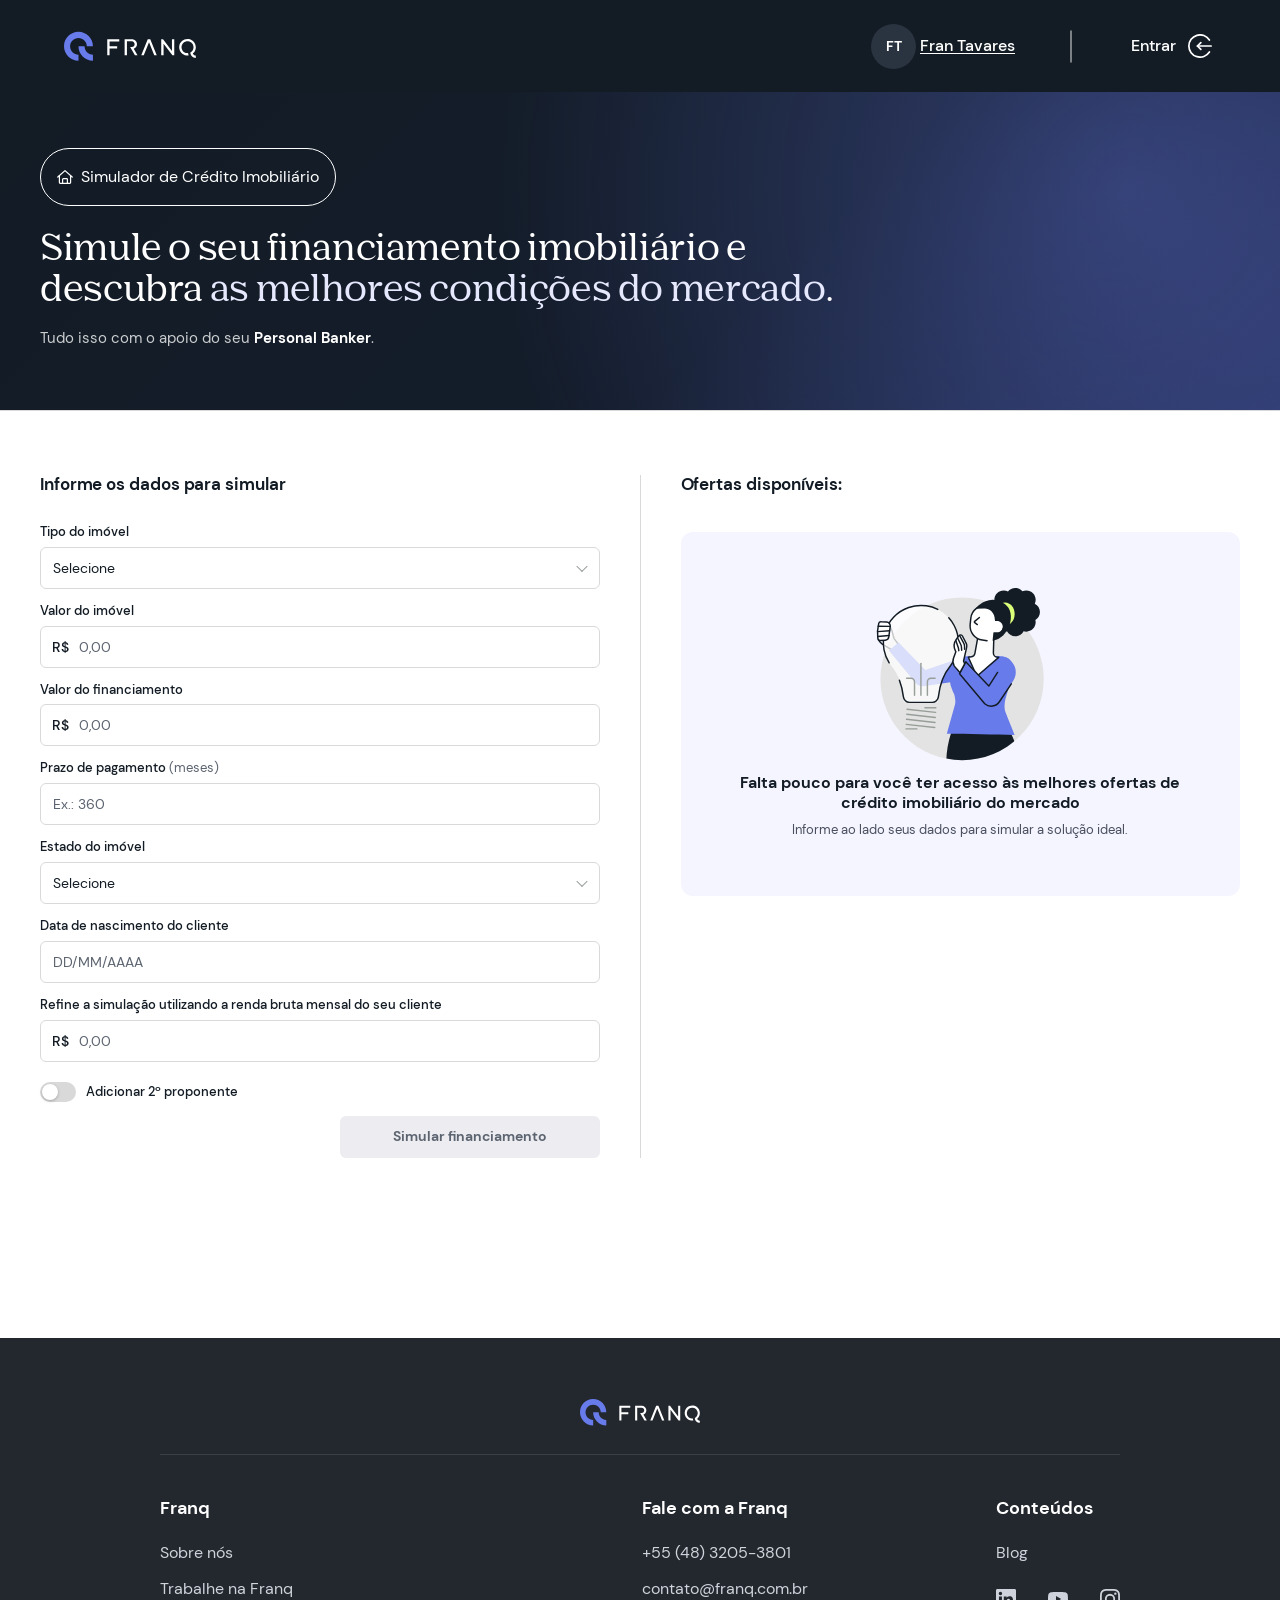
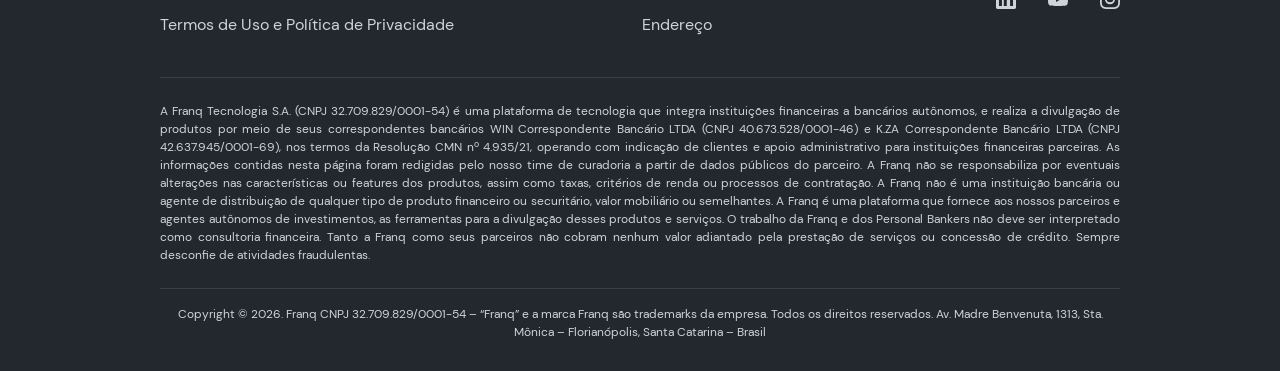
<file: simulador.html>
<!doctype html>
<html lang="pt-BR">
<head>
<meta charset="utf-8" />
<meta name="viewport" content="width=device-width,initial-scale=1" />
<title>Simulador de Crédito Imobiliário · Franq</title>
<link rel="stylesheet" href="colors_and_type.css" />
<style>
  @font-face {
    font-family: 'NIB Pro';
    src: url('assets/fonts/NibPro-SemiBold.ttf') format('truetype');
    font-weight: 400 700;
    font-style: normal;
    font-display: swap;
  }

  /* WCAG AA-safe tokens (≥4.5:1 sobre branco) */
  :root {
    --text-muted: #5C6470;     /* substitui --oliva-dark p/ texto: 6.4:1 */
    --text-muted-soft: #6B7280; /* 5.4:1 */
    --danger-text: #C0202B;    /* substitui --danger p/ texto: 6.0:1 */
  }

  /* ==========================================================
     Layout shell — beFranq admin style
     ========================================================== */
  *, *::before, *::after { box-sizing: border-box; }
  html, body { margin: 0; }
  body {
    background: var(--branco);
    color: var(--azul-dark);
    font-family: var(--font-sans);
    font-size: 14px;
    line-height: 1.45;
    min-height: 100vh;
  }

  /* ==========================================================
     Page hero (title block under topbar)
     ========================================================== */
  .page-hero {
    background: var(--azul-dark);
    color: #fff;
    padding: 56px 40px 60px;
    border-bottom: 1px solid var(--cinza-borda);
    position: relative;
    overflow: hidden;
  }
  .page-hero::before {
    content: '';
    position: absolute; inset: 0;
    background:
      radial-gradient(circle at 88% 30%, rgba(104,123,234,0.35), transparent 55%),
      linear-gradient(135deg, rgba(8,14,28,0.0) 0%, rgba(19,28,57,0.25) 60%, rgba(91,108,245,0.25) 100%);
    pointer-events: none;
  }
  .page-hero-inner {
    position: relative; z-index: 1;
    max-width: 1280px; margin: 0 auto;
  }
  .page-hero p.page-hero-eyebrow {
    display: inline-flex;
    align-items: center;
    gap: 8px;
    padding: 16px;
    border: 1px solid #fff;
    border-radius: 40px;
    background: transparent;
    font-family: 'DM Sans', sans-serif;
    font-size: 16px;
    line-height: 24px;
    letter-spacing: 0;
    text-transform: none;
    font-weight: 400;
    color: #fff !important;
    margin: 0 0 24px;
    width: fit-content;
  }
  .page-hero p.page-hero-eyebrow svg {
    width: 16px;
    height: 16px;
    flex-shrink: 0;
    display: block;
  }
  .page-hero h1 {
    font-family: 'NIB Pro', 'DM Serif Display', Georgia, serif;
    font-weight: 400;
    font-size: 36px; line-height: 1.15; letter-spacing: -0.01em;
    margin: 0; max-width: 800px;
    color: #fff;
  }
  .page-hero h1 .accent { color: #E6E9FD; }
  .page-hero p {
    margin: 14px 0 0; max-width: 720px;
    font-size: 15px; line-height: 1.55;
    color: rgba(255,255,255,0.78);
  }
  .page-hero p b { color: #fff; font-weight: 600; }
  @media (max-width: 720px) {
    .page-hero { padding: 36px 20px 40px; }
    .page-hero h1 { font-size: 26px; }
    .page-hero p { font-size: 14px; }
  }

  /* ==========================================================
     Top topbar (slim)
     ========================================================== */
  .topbar {
    height: 92px;
    display: flex; align-items: center; justify-content: space-between;
    padding: 24px 64px;
    background: #131C25;
    font-family: 'DM Sans', sans-serif;
    color: #fff;
    z-index: 19999;
    position: relative;
  }
  .topbar-logo { height: 30px; width: 132px; display: block; }
  .topbar-right {
    display: flex; align-items: center; gap: 40px;
    position: relative; z-index: 20000;
  }
  .topbar-userblock {
    display: flex; align-items: center; gap: 4px;
  }
  .topbar-avatar {
    width: 45px; height: 45px; border-radius: 50%;
    background: #2A3340; color: #fff;
    display: grid; place-items: center;
    font-weight: 600; font-size: 14px;
    overflow: hidden;
    flex-shrink: 0;
  }
  .topbar-avatar img {
    width: 100%; height: 100%; object-fit: cover; display: block;
  }
  .topbar-whatsapp {
    width: 32px; height: 32px;
    display: grid; place-items: center;
    background: transparent; border: 0; padding: 0;
    color: #fff; cursor: pointer;
    border-radius: 50%;
    transition: background 0.2s ease;
  }
  .topbar-whatsapp:hover { background: rgba(255,255,255,0.08); }
  .topbar-whatsapp svg { width: 16px; height: 16px; display: block; }
  .topbar-divider {
    width: 32px; height: 0;
    border-top: 1px solid #e5e5e5;
    transform: rotate(270deg);
  }
  .topbar-enter {
    display: inline-flex; align-items: center; gap: 12px;
    background: transparent; border: 0; padding: 8px 4px;
    color: #fff; cursor: pointer;
    font-family: 'DM Sans', sans-serif;
    font-size: 16px; line-height: 24px; font-weight: 500;
    transition: opacity 0.2s ease;
  }
  .topbar-enter:hover { opacity: 0.8; }
  .topbar-enter svg {
    width: 24px; height: 24px;
    stroke: currentColor;
    display: block;
  }
  .topbar-username {
    font-size: 16px; line-height: 24px;
    font-weight: 500; color: #fff;
    font-family: 'DM Sans', sans-serif;
    text-decoration: underline;
    text-underline-position: from-font;
  }

  /* ==========================================================
     Page container
     ========================================================== */
  .page {
    max-width: 1280px;
    margin: 0 auto;
    padding: 28px 40px 100px;
  }

  /* Breadcrumb */
  .crumbs {
    display: flex; align-items: center; gap: 6px;
    color: var(--text-muted);
    font-size: 13px;
  }
  .crumbs a, .crumbs button {
    background: none; border: none; padding: 0;
    color: var(--text-muted);
    font: inherit; cursor: pointer;
    text-decoration: none;
  }
  .crumbs a:hover, .crumbs button:hover { color: var(--azul-dark); }
  .crumbs .crumb-current {
    color: var(--azul-dark); font-weight: 500;
  }
  .crumbs .crumb-sep { color: var(--cinza-borda); }

  /* Progress linear */
  .progress {
    height: 6px;
    background: #ECECF1;
    border-radius: 999px;
    overflow: hidden;
    margin-top: 14px;
    position: relative;
  }
  .progress-bar {
    height: 100%;
    width: 50%;
    background: var(--azul-franqueza);
    border-radius: 999px;
    transition: width var(--dur-med) var(--ease-out);
  }

  /* ==========================================================
     Two-column grid (form ↔ result)
     ========================================================== */
  .two-col {
    display: grid;
    grid-template-columns: 1fr 1px 1fr;
    gap: 40px;
    margin-top: 36px;
    align-items: stretch;
  }
  .form-col, .result-col { display: flex; flex-direction: column; }
  .form { flex: 1; }
  .form-actions { margin-top: auto !important; }
  .result-table.is-active { flex: 1; display: flex; flex-direction: column; }
  .result-table.is-active .result-cta { margin-top: auto; }
  .vdivider {
    background: var(--cinza-borda);
    width: 1px;
    align-self: stretch;
    min-height: 600px;
  }

  /* Section title (form + result share style) */
  .section-title {
    font-family: var(--font-sans);
    font-size: 17px;
    font-weight: 700;
    color: var(--azul-dark);
    margin: 0 0 30px;
    letter-spacing: -0.005em;
  }
  .section-divider {
    border: none;
    border-top: 1px solid var(--cinza-borda);
    margin: 0 0 26px;
  }

  /* ==========================================================
     Form
     ========================================================== */
  .form { display: flex; flex-direction: column; gap: 14px; }
  .form-actions { margin-top: 8px; display: flex; justify-content: flex-end; align-items: center; gap: 16px; }
  .form-actions .btn { width: auto; min-width: 260px; }
  .btn-link-clear {
    background: transparent;
    border: 0;
    padding: 6px 4px;
    color: #6B7280;
    font-family: var(--font-sans);
    font-size: 13px;
    font-weight: 500;
    cursor: pointer;
    display: inline-flex;
    align-items: center;
    gap: 6px;
    text-decoration: none;
  }
  .btn-link-clear:hover { text-decoration: underline; }
  .result-cta { margin-top: 16px; display: flex; flex-direction: column; align-items: flex-end; gap: 16px; }
  .result-cta-text {
    font-family: var(--font-sans);
    font-size: 13px; line-height: 1.55;
    font-weight: 700;
    color: var(--azul-dark);
    margin: 20px 0 0;
    text-align: left;
    max-width: 100%;
  }
  .result-cta .btn { min-width: 260px; }
  .field { display: flex; flex-direction: column; gap: 6px; }
  .field-label {
    font-size: 13px;
    font-weight: 500;
    color: var(--azul-dark);
    line-height: 1.3;
  }
  .field-label .label-hint {
    color: var(--text-muted);
    font-weight: 400;
  }

  .input {
    height: 42px;
    border: 1px solid var(--cinza-borda);
    border-radius: 6px;
    background: #fff;
    padding: 0 12px;
    font: 400 14px var(--font-sans);
    color: var(--azul-dark);
    width: 100%;
    transition: border-color var(--dur-fast), box-shadow var(--dur-fast);
    appearance: none;
    -webkit-appearance: none;
  }
  .input:hover { border-color: var(--azul-franqueza); }
  .input:focus {
    outline: none;
    border-color: var(--azul-franqueza);
    box-shadow: 0 0 0 3px rgba(104,123,234,0.18);
  }
  .input::placeholder { color: var(--text-muted); }
  .input.is-error,
  .input.is-error:hover,
  .input.is-error:focus {
    border-color: var(--danger);
    box-shadow: 0 0 0 3px rgba(216, 57, 73, 0.15);
  }
  .field-error {
    margin: 6px 0 0;
    font-size: 12px;
    color: var(--danger-text);
    line-height: 1.4;
  }

  /* Native select arrow */
  .select-wrap { position: relative; }
  .select-wrap .input {
    padding-right: 36px;
    cursor: pointer;
  }
  .select-wrap::after {
    content: "";
    position: absolute;
    right: 14px; top: 50%;
    width: 8px; height: 8px;
    border-right: 1.6px solid var(--oliva-dark);
    border-bottom: 1.6px solid var(--oliva-dark);
    transform: translateY(-70%) rotate(45deg);
    pointer-events: none;
  }

  /* Currency / prefix */
  .input-prefix-wrap { position: relative; }
  .input-prefix {
    position: absolute; left: 12px; top: 50%; transform: translateY(-50%);
    font-size: 14px; font-weight: 500; color: var(--azul-dark);
    pointer-events: none;
  }
  .input-prefix-wrap .input { padding-left: 38px; }

  /* Toggle proponente */
  .switch-row {
    display: flex; align-items: center; gap: 10px;
    margin-top: 6px;
  }
  .switch {
    position: relative;
    width: 36px; height: 20px;
    background: var(--cinza-borda);
    border-radius: 999px;
    cursor: pointer;
    transition: background var(--dur-fast);
    flex-shrink: 0;
  }
  .switch::after {
    content: "";
    position: absolute; top: 2px; left: 2px;
    width: 16px; height: 16px;
    background: #fff;
    border-radius: 50%;
    box-shadow: 0 1px 3px rgba(0,0,0,0.25);
    transition: left var(--dur-fast);
  }
  .switch.on { background: var(--azul-franqueza); }
  .switch.on::after { left: 18px; }
  .switch-label {
    font-size: 13px; color: var(--azul-dark); font-weight: 500;
    cursor: pointer; user-select: none;
  }

  /* 2º proponente card */
  .proponente-card {
    background: #FAFAFF;
    border: 1px solid #E5E5E5;
    border-radius: 12px;
    margin-top: 4px;
    overflow: hidden;
  }
  .proponente-card[hidden] { display: none; }
  .proponente-card-head {
    display: flex; align-items: flex-start; gap: 12px;
    padding: 14px 16px;
    background: #F0F2FE;
    border-bottom: 1px solid #E5E5E5;
  }
  .proponente-card-title {
    flex: 1;
    font-size: 13px;
    font-weight: 500;
    color: var(--azul-dark);
    line-height: 1.4;
  }
  .proponente-card-close {
    flex-shrink: 0;
    width: 24px; height: 24px;
    border: none;
    background: transparent;
    color: var(--azul-dark);
    font-size: 18px;
    line-height: 1;
    cursor: pointer;
    border-radius: 4px;
    display: grid; place-items: center;
    transition: background var(--dur-fast);
  }
  .proponente-card-close:hover { background: rgba(0,0,0,0.06); }
  .proponente-card-body {
    padding: 14px 16px;
    display: flex; flex-direction: column; gap: 14px;
  }

  /* ==========================================================
     Result panel — empty state
     ========================================================== */
  .result-empty {
    background: #F4F5FE;
    border-radius: 12px;
    padding: 56px 32px;
    text-align: center;
    margin-top: 8px;
  }
  .result-empty-illu {
    width: 168px; height: auto;
    margin: 0 auto 12px;
    display: block;
  }
  .result-empty-title {
    font-family: var(--font-sans);
    font-size: 16px;
    font-weight: 700;
    color: var(--azul-dark);
    margin: 0 0 8px;
  }
  .result-empty-sub {
    font-size: 13px;
    color: #4A4F60;
    line-height: 1.55;
    max-width: 420px;
    margin: 0 auto;
  }

  /* ==========================================================
     Result panel — bank cards (one per partner, stacked)
     ========================================================== */
  .result-table {
    display: none;
    margin-top: 4px;
  }
  .result-table.is-active { display: flex; flex-direction: column; flex: 1; }

  .result-coverage-top {
    display: flex; align-items: center; justify-content: space-between;
    gap: 16px;
    flex-wrap: wrap;
    margin-bottom: 14px;
  }
  .result-coverage-text {
    font-size: 13px;
    color: var(--azul-dark);
  }
  .result-coverage-text b { color: var(--azul-dark); font-weight: 700; }
  .result-sort {
    display: flex; align-items: center; gap: 8px;
  }
  .result-sort-label {
    font-size: 12.5px;
    color: var(--text-muted);
    white-space: nowrap;
  }
  .result-sort .select-wrap {
    position: relative;
  }
  .result-sort select {
    height: 36px;
    padding: 0 36px 0 12px;
    border-radius: 8px;
    border: 1px solid #E0E0E5;
    background: #fff;
    font: 500 13px var(--font-sans);
    color: var(--azul-dark);
    cursor: pointer;
    appearance: none;
    -webkit-appearance: none;
    min-width: 180px;
  }
  .result-sort select:focus { outline: 2px solid var(--oliva-dark); outline-offset: 1px; border-color: var(--oliva-dark); }
  .result-sort .select-wrap::after {
    content: '';
    position: absolute;
    right: 12px; top: 50%;
    width: 8px; height: 8px;
    border-right: 1.5px solid var(--azul-dark);
    border-bottom: 1.5px solid var(--azul-dark);
    transform: translateY(-70%) rotate(45deg);
    pointer-events: none;
  }

  /* Bank cards stack */
  .bank-cards {
    display: flex; flex-direction: column;
    gap: 12px;
  }
  .bank-card {
    background: #fff;
    border: 1px solid #E5E5E5;
    border-radius: 16px;
    padding: 18px 20px;
    transition: box-shadow 0.2s ease, border-color 0.2s ease, transform 0.35s cubic-bezier(0.4,0,0.2,1);
  }
  .bank-card:hover {
    box-shadow: 0 6px 18px rgba(20, 30, 80, 0.06);
    border-color: #D5D8E0;
  }
  .bank-card-head {
    display: flex; align-items: center; gap: 14px;
    padding-bottom: 14px;
    border-bottom: 1px solid #EFEFF3;
    margin-bottom: 14px;
  }
  .bank-card-logo {
    flex-shrink: 0;
    width: 48px; height: 48px;
    border-radius: 10px;
    background: rgb(250, 250, 255);
    display: grid; place-items: center;
    color: var(--azul-dark);
  }
  .bank-card-logo svg { width: 28px; height: 28px; }
  .bank-card-title {
    flex: 1;
    display: flex; flex-direction: column; gap: 2px;
  }
  .bank-card-name {
    font-size: 16px; font-weight: 700; color: var(--azul-dark); line-height: 1.1;
  }
  .bank-card-ltv {
    font-size: 11.5px; color: var(--text-muted); font-weight: 400;
  }
  .bank-card-highlight {
    text-align: right;
    display: flex; flex-direction: column; gap: 2px;
  }
  .bank-card-highlight-label {
    font-size: 11px; color: var(--text-muted); text-transform: uppercase; letter-spacing: 0.04em;
  }
  .bank-card-highlight-value {
    font-size: 18px; font-weight: 700; color: var(--azul-dark); line-height: 1.1;
  }
  .bank-card-grid {
    display: grid;
    grid-template-columns: repeat(3, 1fr);
    gap: 14px 18px;
  }
  .bank-card-cell {
    display: flex; flex-direction: column; gap: 3px;
    min-width: 0;
  }
  .bank-card-cell-label {
    font-size: 11.5px;
    color: var(--text-muted);
    line-height: 1.25;
    display: flex; align-items: center; gap: 4px;
  }
  .bank-card-cell-label small { font-size: 10.5px; color: var(--text-muted); }
  .bank-card-cell-value {
    font-size: 14px;
    color: var(--azul-dark);
    font-weight: 500;
    line-height: 1.25;
    display: flex; align-items: baseline; gap: 4px;
    flex-wrap: wrap;
  }
  .bank-card-cell-value .bank-cell-suffix {
    font-size: 10.5px;
    color: var(--text-muted);
    font-weight: 400;
  }
  .bank-card-warn {
    margin-top: 14px;
    padding: 10px 12px;
    background: #FFF6F4;
    border: 1px solid #FFE2DC;
    border-radius: 10px;
    display: flex; align-items: flex-start; gap: 8px;
    font-size: 12px; color: var(--azul-dark);
    line-height: 1.45;
  }
  .bank-card-warn .result-warn-ico { margin-top: 1px; }
  .bank-card-warn b { color: var(--danger); }
  .bank-card-warn-aux {
    color: var(--text-muted);
    display: block;
    margin-top: 2px;
    font-size: 11px;
  }

  .bank-grid {
    background: rgb(250, 250, 255);
    border-radius: 16px;
    overflow: hidden;
  }
  .bank-row {
    display: grid;
    grid-template-columns: 180px repeat(4, 1fr);
    align-items: stretch;
  }
  .bank-row > * {
    padding: 12px 10px;
    border-top: 1px solid #E5E5E5;
    font-size: 14px;
    color: var(--azul-dark);
  }
  .bank-row.is-head > * { border-top: 0; padding-top: 8px; padding-bottom: 14px; }
  .bank-row > *:not(:first-child) { border-left: 1px solid #E5E5E5; }
  .bank-row.is-head > :first-child { border-top: 0; }

  .bank-head {
    text-align: center;
    display: flex; flex-direction: column; align-items: center; gap: 4px;
  }
  .bank-head svg { color: var(--azul-dark); margin-bottom: 4px; }
  .bank-head-name { font-weight: 700; font-size: 14px; color: var(--azul-dark); line-height: 1.1; }
  .bank-head-ltv { font-size: 10px; color: var(--azul-dark); font-weight: 400; }

  .bank-row-label {
    display: flex; align-items: center; justify-content: space-between;
    gap: 8px;
    font-size: 14px; font-weight: 400;
    color: var(--azul-dark); line-height: 1.3;
  }
  .bank-row-label-text { display: flex; align-items: flex-start; gap: 8px; }
  .bank-row-label-text > span { display: block; }
  .bank-row-label-text svg { flex-shrink: 0; color: var(--azul-dark); margin-top: 2px; }
  .bank-row-label small {
    display: block; font-weight: 400; color: var(--azul-dark);
    font-size: 14px; margin-top: 0; line-height: 1.3;
  }
  .bank-row-label-info { color: var(--text-muted); cursor: help; display: inline-flex; }

  .bank-cell {
    text-align: center;
    font-size: 14px; color: var(--azul-dark);
    font-weight: 400; line-height: 1.35;
    display: flex; align-items: center; justify-content: center;
    gap: 2px; flex-wrap: wrap;
  }
  .bank-cell-suffix { font-size: 10px; color: var(--azul-dark); }
  .bank-cell-strong { font-weight: 400; }

  /* Desktop coverage (footer of grid) + warn */
  .result-coverage {
    text-align: center;
    font-size: 12.5px; color: var(--azul-dark);
    background: rgb(231, 235, 255);
    border-bottom-left-radius: 16px;
    border-bottom-right-radius: 16px;
    padding: 12px 16px;
  }
  .result-coverage b { color: var(--azul-dark); }
  .result-warn {
    margin-top: 18px;
    display: flex; align-items: flex-start; gap: 8px;
    font-size: 12.5px; color: var(--azul-dark); line-height: 1.5;
  }
  .result-warn b { color: var(--danger); }

  /* Show grid on desktop, cards on mobile */
  .result-mobile-only { display: none; }

  /* Floating "back to form" button (mobile only) */
  .fab-top {
    position: fixed;
    right: 16px; bottom: 20px;
    width: 48px; height: 48px;
    border-radius: 50%;
    border: none;
    background: var(--azul-dark);
    color: #fff;
    box-shadow: 0 8px 22px rgba(20, 30, 80, 0.28);
    display: none;
    align-items: center; justify-content: center;
    cursor: pointer;
    z-index: 50;
    opacity: 0;
    transform: translateY(8px);
    transition: opacity 0.22s ease, transform 0.22s ease, background-color 0.22s ease;
  }
  .fab-top.is-visible { opacity: 1; transform: translateY(0); }
  .fab-top:hover { background: var(--azul-dark-hover, #0f1a3d); }
  .fab-top:focus-visible { outline: 2px solid var(--oliva-dark); outline-offset: 2px; }
  .fab-top svg { width: 22px; height: 22px; }
  @media (max-width: 900px) {
    .fab-top { display: flex; }
  }
  @media (max-width: 900px) {
    .result-desktop-only { display: none !important; }
    .result-mobile-only { display: block; }
    .result-mobile-only.result-coverage-top { display: flex; }
    .result-mobile-only.bank-cards { display: flex; flex-direction: column; gap: 12px; }
  }

  .result-warn-ico {
    flex-shrink: 0;
    width: 18px; height: 18px; border-radius: 50%;
    background: #FFE7E9;
    color: #B8281F;
    display: grid; place-items: center;
    font-size: 11px; font-weight: 700;
    margin-top: 1px;
  }
  .result-disclaimer {
    margin-top: 18px;
    font-size: 11.5px; color: var(--text-muted);
    font-style: italic;
    line-height: 1.5;
  }

  /* Buttons */
  .btn {
    height: 42px;
    padding: 0 22px;
    border-radius: 6px;
    border: 1px solid transparent;
    font: 600 13.5px var(--font-sans);
    cursor: pointer;
    display: inline-flex; align-items: center; justify-content: center; gap: 8px;
    transition: background-color 0.28s cubic-bezier(0.4, 0, 0.2, 1), border-color 0.28s cubic-bezier(0.4, 0, 0.2, 1), color 0.28s cubic-bezier(0.4, 0, 0.2, 1), box-shadow 0.28s cubic-bezier(0.4, 0, 0.2, 1), transform 0.28s cubic-bezier(0.4, 0, 0.2, 1);
    white-space: nowrap;
  }
  .btn:active { transform: scale(.99); }
  .btn svg { width: 14px; height: 14px; }

  .btn-primary {
    background: #4F5DCC;
    color: #fff;
  }
  .btn-primary:hover { background: #4F62D1 !important; color: #fff !important; }
  .btn-primary:active {
    background: var(--azul-medium) !important;
    color: #fff !important;
    border-color: var(--azul-medium) !important;
    outline: none;
    transform: none;
  }
  .btn-primary:focus-visible {
    outline: 2px solid var(--azul-medium);
    outline-offset: 2px;
  }

  .btn-outline {
    background: #fff;
    color: var(--azul-franqueza);
    border-color: var(--azul-franqueza);
  }
  .btn-outline:hover { background: #F4F5FE; }

  .btn[disabled], .btn.is-disabled {
    background: #ECECF1;
    color: #5C6470;
    border-color: transparent;
    cursor: not-allowed;
  }
  .btn[disabled]:hover, .btn.is-disabled:hover { background: #ECECF1; }

  /* Reload icon spinning hint */
  .icon-spin {
    transition: transform var(--dur-med);
  }
  .btn-primary:hover .icon-spin { transform: rotate(180deg); }

  /* ==========================================================
     Confirm modal
     ========================================================== */
  .confirm-overlay {
    position: fixed; inset: 0;
    background: rgba(19, 28, 37, 0.55);
    display: none;
    align-items: center; justify-content: center;
    z-index: 30000;
    padding: 20px;
  }
  .confirm-overlay.open { display: flex; }
  .confirm-card {
    background: #fff; border-radius: 16px;
    width: 100%; max-width: 440px;
    padding: 28px;
    box-shadow: 0 12px 40px rgba(0,0,0,0.18);
    font-family: var(--font-sans);
    color: var(--azul-dark);
  }
  .confirm-title {
    font-size: 18px; font-weight: 700; margin: 0 0 10px;
  }
  .confirm-desc {
    font-size: 14px; line-height: 1.5; margin: 0 0 24px;
    color: #4A4F5C;
  }
  .confirm-actions {
    display: flex; gap: 12px; justify-content: flex-end;
    flex-wrap: wrap;
  }
  .confirm-actions .btn { min-width: 140px; min-height: 44px; }
  @media (max-width: 480px) {
    .confirm-actions { flex-direction: column-reverse; }
    .confirm-actions .btn { width: 100%; }
  }

  /* ==========================================================
     Tweaks panel
     ========================================================== */
  .tw-panel {
    position: fixed; right: 24px; bottom: 110px; z-index: 200;
    width: 280px;
    background: #fff;
    border: 1px solid var(--cinza-borda);
    border-radius: 14px;
    box-shadow: 0 30px 80px -20px rgba(19,28,37,0.30);
    font-family: var(--font-sans);
    color: var(--azul-dark);
    display: none;
    overflow: hidden;
  }
  .tw-panel.open { display: block; }
  .tw-head {
    display: flex; align-items: center; justify-content: space-between;
    padding: 12px 14px;
    background: var(--azul-dark); color: #fff;
  }
  .tw-head h4 {
    margin: 0; font-size: 12px; font-weight: 600;
    letter-spacing: .06em; text-transform: uppercase;
  }
  .tw-close {
    width: 24px; height: 24px; border-radius: 50%;
    background: rgba(255,255,255,0.12); border: none;
    color: #fff; cursor: pointer; font-size: 14px; line-height: 1;
    display: grid; place-items: center;
  }
  .tw-close:hover { background: rgba(255,255,255,0.22); }
  .tw-body { padding: 14px 14px 16px; display: flex; flex-direction: column; gap: 14px; }
  .tw-section { display: flex; flex-direction: column; gap: 8px; }
  .tw-label {
    font-size: 10.5px; font-weight: 600; letter-spacing: .06em;
    text-transform: uppercase; color: var(--text-muted);
  }
  .tw-seg {
    display: flex; gap: 4px;
    background: var(--cinza-suave); border-radius: 8px; padding: 3px;
  }
  .tw-seg button {
    flex: 1; padding: 6px 6px;
    background: transparent; border: none;
    font-family: var(--font-sans); font-size: 11.5px; font-weight: 500;
    color: var(--azul-dark); cursor: pointer;
    border-radius: 6px;
  }
  .tw-seg button.active {
    background: #fff;
    box-shadow: 0 1px 3px rgba(0,0,0,0.10);
  }

  /* ==========================================================
     Site footer (Franq global)
     ========================================================== */
  .site-footer {
    background: #23272E;
    color: #cfd3db;
    font-family: 'DM Sans', Arial, sans-serif;
    font-size: 16px;
    line-height: 24px;
    padding: 40px 160px 30px;
    margin-top: 80px;
  }
  .site-footer-logo-row {
    display: flex;
    justify-content: center;
    align-items: center;
    padding: 16px 0 24px;
  }
  .site-footer-logo {
    height: 36px;
    width: 120px;
    display: block;
  }
  .site-footer-divider {
    height: 1px;
    width: 100%;
    background: #3A3F47;
  }
  .site-footer-links {
    display: flex;
    justify-content: space-between;
    gap: 64px;
    padding: 40px 0;
  }
  .site-footer-col {
    display: flex;
    flex-direction: column;
    gap: 12px;
    min-width: 0;
  }
  .site-footer-col-title {
    color: #fff;
    font-weight: 700;
    font-size: 18px;
    line-height: 26px;
    margin-bottom: 8px;
  }
  .site-footer-col a {
    color: #cfd3db;
    font-size: 16px;
    font-weight: 400;
    text-decoration: none;
    transition: color 0.2s ease;
  }
  .site-footer-col a:hover { color: #fff; }
  .site-footer-socials {
    display: flex;
    gap: 32px;
    margin-top: 12px;
  }
  .site-footer-socials a {
    display: inline-flex;
    align-items: center;
    justify-content: center;
    color: #cfd3db;
    transition: color 0.2s ease;
  }
  .site-footer-socials a:hover { color: #fff; }
  .site-footer-socials svg {
    width: 20px;
    height: 20px;
    display: block;
  }
  .site-footer-legal {
    color: #cfd3db;
    font-size: 12px;
    line-height: 18px;
    text-align: justify;
    padding: 24px 0;
    margin: 0;
  }
  .site-footer-copy {
    color: #cfd3db;
    font-size: 12px;
    line-height: 18px;
    padding-top: 16px;
    margin: 0;
    text-align: center;
  }

  /* ==========================================================
     Responsive
     ========================================================== */
  @media (max-width: 900px) {
    .two-col { grid-template-columns: 1fr; gap: 28px; }
    .vdivider { display: none; }
    .page { padding: 20px 20px 80px; }
    /* (mobile) bank cards collapse to 2 columns */
    .bank-card-grid { grid-template-columns: repeat(2, 1fr); gap: 12px 14px; }
    .bank-card-head { gap: 10px; }
    .bank-card-logo { width: 40px; height: 40px; }
    .bank-card-logo svg { width: 24px; height: 24px; }
    .bank-card-name { font-size: 15px; }
    .bank-card-highlight-value { font-size: 16px; }
    .topbar { padding: 16px 20px; height: 72px; }
    .topbar-logo { height: 24px; }
    .topbar-username { display: none; }

    /* (mobile) site footer — stack columns, comfortable padding */
    .site-footer { padding: 32px 20px 24px; margin-top: 48px; font-size: 14px; line-height: 1.5; }
    .site-footer-logo-row { padding: 8px 0 18px; }
    .site-footer-links {
      flex-direction: column;
      gap: 28px;
      padding: 28px 0;
    }
    .site-footer-col { gap: 8px; }
    .site-footer-col-title { font-size: 14px; margin-bottom: 4px; }
    .site-footer-col a { font-size: 14px; }
    .site-footer-socials { gap: 20px; margin-top: 8px; }
    .site-footer-legal, .site-footer-copy { font-size: 11.5px; padding: 18px 0; line-height: 1.55; }

    /* (mobile) buttons full-width */
    .form-actions {
      flex-direction: column-reverse;
      align-items: stretch;
      gap: 10px;
    }
    .form-actions .btn { width: 100%; min-width: 0; }
    .form-actions .btn-link-clear { align-self: center; }
    .result-cta { align-items: stretch; }
    .result-cta .btn { width: 100%; min-width: 0; }

    /* ==========================================================
       Mínimo de toque 48x48 (mobile)
       ========================================================== */
    /* Inputs / selects */
    .input { height: 48px; font-size: 16px; }
    .select-wrap .input { padding-right: 40px; }

    /* Botões principais */
    .btn { height: 48px; min-height: 48px; }
    .confirm-actions .btn { min-height: 48px; }

    /* Topbar */
    .topbar-whatsapp {
      width: 48px; height: 48px;
    }
    .topbar-enter {
      min-height: 48px; padding: 12px 4px;
    }

    /* Breadcrumb links/buttons — alvo de toque */
    .crumbs { gap: 4px; flex-wrap: wrap; }
    .crumbs a, .crumbs button, .crumbs .crumb-current {
      min-height: 48px;
      display: inline-flex;
      align-items: center;
      padding: 0 4px;
    }

    /* Switch (proponente) — manter visual, ampliar área de toque */
    .switch-row { gap: 12px; min-height: 48px; align-items: center; }
    .switch {
      position: relative;
    }
    .switch::before {
      content: "";
      position: absolute;
      inset: -14px -6px;
      /* expande a área tocável para 48px de altura mínima */
    }
    .switch-label {
      min-height: 48px;
      display: inline-flex;
      align-items: center;
    }

    /* Botão fechar do card 2º proponente */
    .proponente-card-close {
      width: 48px; height: 48px;
      font-size: 22px;
      margin: -12px -12px -12px 0;
    }
    .proponente-card-head { align-items: center; }

    /* Link "Limpar campos" */
    .btn-link-clear {
      min-height: 48px;
      padding: 12px 8px;
    }

    /* Footer — links com altura de toque adequada */
    .site-footer-col { gap: 4px; }
    .site-footer-col a {
      min-height: 48px;
      display: inline-flex;
      align-items: center;
      padding: 4px 0;
    }
    .site-footer-socials a {
      width: 48px; height: 48px;
      display: inline-flex;
      align-items: center;
      justify-content: center;
      padding: 0;
    }

    /* Tweaks panel close */
    .tw-close { width: 48px; height: 48px; }

    /* Sort select (mobile result) */
    #sortBy { height: 48px; }

    /* ==========================================================
       Mínimo 16px para textos correntes (mobile)
       ========================================================== */
    body { font-size: 16px; }
    .crumbs, .crumbs a, .crumbs button { font-size: 16px; line-height: 1.45; }
    .field-label { font-size: 16px; }
    .field-error { font-size: 16px; }
    .input { font-size: 16px; }
    .input-prefix { font-size: 16px; }
    .switch-label { font-size: 16px; }
    .proponente-card-title { font-size: 16px; }
    .btn-link-clear { font-size: 16px; }
    .result-cta-text { font-size: 16px; }
    .result-empty-sub { font-size: 16px; }
    .result-coverage-text { font-size: 16px; }
    .result-sort-label { font-size: 16px; }
    .bank-card-name { font-size: 18px; }
    .bank-card-ltv { font-size: 16px; }
    .bank-card-highlight-label { font-size: 16px; }
    .bank-card-highlight-value { font-size: 22px; }
    .bank-card-cell-label { font-size: 16px; }
    .bank-card-cell-label small { font-size: 16px; }
    .bank-card-cell-value { font-size: 16px; }
    .bank-card-cell-value .bank-cell-suffix { font-size: 16px; }
    .bank-card-warn { font-size: 16px; }
    .bank-card-warn-aux { font-size: 16px; }
    .result-disclaimer { font-size: 16px; }
    .confirm-desc { font-size: 16px; }
    .site-footer { font-size: 16px; }
    .site-footer-col-title { font-size: 16px; }
    .site-footer-col a { font-size: 16px; }
    .site-footer-legal, .site-footer-copy { font-size: 16px; line-height: 1.6; }
    .btn { font-size: 16px; }
  }
</style>
</head>
<body>

<!-- =================== TOPBAR =================== -->
<header class="topbar" aria-label="Navegação principal">
  <img class="topbar-logo" src="assets/logo-topbar.svg" alt="Franq" />
  <div class="topbar-right">
    <div class="topbar-userblock">
      <div class="topbar-avatar" aria-label="Fran Tavares">FT</div>
      <span class="topbar-username">Fran Tavares</span>
    </div>
    <div class="topbar-divider"></div>
    <button type="button" class="topbar-enter" aria-label="Entrar">
      <span>Entrar</span>
      <svg viewBox="0 0 28 28" fill="none" xmlns="http://www.w3.org/2000/svg" aria-hidden="true">
        <path d="M27 14H11" stroke-width="2" stroke-linecap="round" stroke-linejoin="round"></path>
        <path d="M15 10L11 14L15 18" stroke-width="2" stroke-linecap="round" stroke-linejoin="round"></path>
        <path d="M24.9603 21C23.4463 23.3693 21.205 25.1838 18.5725 26.1715C15.94 27.1592 13.0583 27.2668 10.3595 26.4781C7.66068 25.6895 5.2903 24.0471 3.60387 21.7973C1.91744 19.5476 1.00586 16.8117 1.00586 14C1.00586 11.1883 1.91744 8.45243 3.60387 6.20266C5.2903 3.95289 7.66068 2.31051 10.3595 1.52186C13.0583 0.733215 15.94 0.840805 18.5725 1.8285C21.205 2.81619 23.4463 4.63074 24.9603 7" stroke-width="2" stroke-linecap="round" stroke-linejoin="round"></path>
      </svg>
    </button>
  </div>
</header>

<!-- =================== PAGE HERO =================== -->
<section class="page-hero">
  <div class="page-hero-inner">
    <p class="page-hero-eyebrow">
      <svg width="16" height="16" viewBox="0 0 20 20" xmlns="http://www.w3.org/2000/svg" fill="none" aria-hidden="true">
        <path d="M17 8.36364V17C17 17.5523 16.5523 18 16 18H4C3.44772 18 3 17.5523 3 17V8.36364" stroke="#FFFFFF" stroke-width="1.5" stroke-linecap="round" stroke-linejoin="round"></path>
        <path d="M19 10L10 2L1 10" stroke="#FFFFFF" stroke-width="1.5" stroke-linecap="round" stroke-linejoin="round"></path>
        <path d="M13 18V13C13 12.4477 12.5523 12 12 12H8C7.44772 12 7 12.4477 7 13V18" stroke="#FFFFFF" stroke-width="1.5" stroke-linecap="round" stroke-linejoin="round"></path>
      </svg>
      <span>Simulador de Crédito Imobiliário</span>
    </p>
    <h1>Simule o seu financiamento imobiliário e descubra <span class="accent">as melhores condições do mercado</span>.</h1>
    <p>Tudo isso com o apoio do seu <b>Personal Banker</b>.</p>
  </div>
</section>

<!-- =================== PAGE =================== -->
<main class="page">


  <!-- Two-column layout -->
  <section class="two-col">
    <!-- ============ FORM ============ -->
    <div class="form-col">
      <h2 class="section-title">Informe os dados para simular</h2>

      <form class="form" id="simForm" autocomplete="off">
        <div class="field">
          <label class="field-label" for="f-tipo">Tipo do imóvel</label>
          <div class="select-wrap">
            <select class="input" id="f-tipo">
              <option value="" hidden selected>Selecione</option>
              <option>Apartamento</option>
              <option>Casa</option>
              <option>Terreno</option>
              <option>Comercial</option>
            </select>
          </div>
        </div>

        <div class="field">
          <label class="field-label" for="f-valor">Valor do imóvel</label>
          <div class="input-prefix-wrap">
            <span class="input-prefix">R$</span>
            <input class="input" id="f-valor" inputmode="numeric" placeholder="0,00" />
          </div>
          <p class="field-error" id="err-valor" hidden>Valor mínimo do imóvel é R$ 90.000,00.</p>
        </div>

        <div class="field">
          <label class="field-label" for="f-financ">Valor do financiamento</label>
          <div class="input-prefix-wrap">
            <span class="input-prefix">R$</span>
            <input class="input" id="f-financ" inputmode="numeric" placeholder="0,00" />
          </div>
          <p class="field-error" id="err-financ" hidden>O valor do financiamento não pode ser maior que 80% do valor do imóvel.</p>
        </div>

        <div class="field">
          <label class="field-label" for="f-prazo">Prazo de pagamento <span class="label-hint">(meses)</span></label>
          <input class="input" id="f-prazo" inputmode="numeric" placeholder="Ex.: 360" />
          <p class="field-error" id="err-prazo" hidden>Prazo deve estar entre 12 e 420 meses.</p>
        </div>

        <div class="field">
          <label class="field-label" for="f-estado">Estado do imóvel</label>
          <div class="select-wrap">
            <select class="input" id="f-estado">
              <option value="" hidden selected>Selecione</option>
              <option>AC</option>
              <option>AL</option>
              <option>AP</option>
              <option>AM</option>
              <option>BA</option>
              <option>CE</option>
              <option>DF</option>
              <option>ES</option>
              <option>GO</option>
              <option>MA</option>
              <option>MT</option>
              <option>MS</option>
              <option>MG</option>
              <option>PA</option>
              <option>PB</option>
              <option>PR</option>
              <option>PE</option>
              <option>PI</option>
              <option>RJ</option>
              <option>RN</option>
              <option>RS</option>
              <option>RO</option>
              <option>RR</option>
              <option>SC</option>
              <option>SP</option>
              <option>SE</option>
              <option>TO</option>
            </select>
          </div>
        </div>

        <div class="field">
          <label class="field-label" for="f-nasc">Data de nascimento do cliente</label>
          <input class="input" id="f-nasc" placeholder="DD/MM/AAAA" inputmode="numeric" maxlength="10" />
        </div>

        <div class="field">
          <label class="field-label" for="f-renda">Refine a simulação utilizando a renda bruta mensal do seu cliente</label>
          <div class="input-prefix-wrap">
            <span class="input-prefix">R$</span>
            <input class="input" id="f-renda" inputmode="numeric" placeholder="0,00" />
          </div>
        </div>

        <div class="switch-row">
          <div class="switch" id="switchProponente" role="switch" aria-checked="false" tabindex="0"></div>
          <label class="switch-label" for="switchProponente">Adicionar 2º proponente</label>
        </div>

        <!-- 2º Proponente — toggled via switch -->
        <div class="proponente-card" id="proponenteCard" hidden>
          <div class="proponente-card-head">
            <span class="proponente-card-title">Adicione um segundo proponente para aumentar as chances de aprovação</span>
            <button class="proponente-card-close" type="button" id="btnCloseProponente" aria-label="Remover segundo proponente">×</button>
          </div>
          <div class="proponente-card-body">
            <div class="field">
              <label class="field-label" for="f-nasc-2">Data de nascimento do 2º proponente</label>
              <input class="input" id="f-nasc-2" placeholder="DD/MM/AAAA" inputmode="numeric" maxlength="10" />
            </div>
            <div class="field">
              <label class="field-label" for="f-renda-2">Renda bruta mensal do 2º proponente</label>
              <div class="input-prefix-wrap">
                <span class="input-prefix">R$</span>
                <input class="input" id="f-renda-2" inputmode="numeric" placeholder="0,00" />
              </div>
            </div>
          </div>
        </div>

        <div class="form-actions">
          <button class="btn-link-clear" type="button" id="btnLimpar" style="display:none">
            Limpar campos
          </button>
          <button class="btn btn-primary" type="button" id="btnSimular">
            Simular financiamento
          </button>
        </div>
      </form>
    </div>

    <!-- ============ DIVIDER ============ -->
    <div class="vdivider" aria-hidden="true"></div>

    <!-- ============ RESULT ============ -->
    <div class="result-col">
      <h2 class="section-title">Ofertas disponíveis:</h2>

      <!-- Empty state -->
      <div class="result-empty" id="resultEmpty">
        <img class="result-empty-illu" src="assets/empty-state-woman.svg" alt="" />
        <h3 class="result-empty-title">Falta pouco para você ter acesso às melhores ofertas de crédito imobiliário do mercado</h3>
        <p class="result-empty-sub">
          Informe ao lado seus dados para simular a solução ideal.
        </p>
      </div>

      <!-- Active result -->
      <div class="result-table" id="resultTable">
        <!-- Mobile: coverage + sort, above stacked cards -->
        <div class="result-coverage-top result-mobile-only">
          <div class="result-coverage-text">
            Simulação disponível em <b>4</b> de <b>4</b> parceiros para este produto.
          </div>
          <div class="result-sort">
            <label class="result-sort-label" for="sortBy">Ordenar por</label>
            <div class="select-wrap">
              <select id="sortBy">
                <option value="parcela">Menor parcela</option>
                <option value="taxa">Menor taxa</option>
                <option value="valor">Maior valor financiado</option>
              </select>
            </div>
          </div>
        </div>

        <!-- Desktop: original table -->
        <div class="bank-grid result-desktop-only" id="bankGrid"><!-- populated by JS via SIM_ICONS --></div>

        <!-- Mobile: stacked cards -->
        <div class="bank-cards result-mobile-only" id="bankCards"><!-- populated by JS --></div>

        <!-- Desktop: coverage + Inter warn at footer (original layout) -->
        <div class="result-coverage result-desktop-only">
          Simulação disponível em <b>4</b> de nossos <b>4</b> parceiros para este produto.
        </div>

        <div class="result-warn result-desktop-only">
          <span class="result-warn-ico">!</span>
          <div>
            <b>Inter:</b> O parceiro Inter financia no máximo 75%. Por isso ajustamos o valor de financiamento para R$ 150.000,00. <span style="color: var(--text-muted);">(LTV máximo: 75% • Financiamento máximo: R$ 150.000,00)</span>
          </div>
        </div>

        <div class="result-disclaimer">
          *Apenas para fins de simulação. Taxas e valores sujeitos à aprovação de crédito e às demais condições do produto vigentes no momento da contratação.
        </div>

        <div class="result-cta">
          <p class="result-cta-text">Para dar continuidade à contratação do seu crédito imobiliário, precisamos que você crie uma conta. Assim, seu personal banker poderá acompanhar seu processo de forma personalizada e segura.</p>
          <button class="btn btn-primary" type="button" id="btnCadastrar">
            Cadastre-se
          </button>
        </div>
      </div>
    </div>
  </section>
</main>

<!-- =================== SITE FOOTER =================== -->
<footer class="site-footer" data-footer="true">
  <div class="site-footer-logo-row">
    <img class="site-footer-logo" src="assets/logo-colorido-franq.svg" alt="Franq" />
  </div>
  <div class="site-footer-divider"></div>
  <div class="site-footer-links">
    <div class="site-footer-col">
      <div class="site-footer-col-title">Franq</div>
      <a href="https://franq.com.br/sobre-nos" target="_blank" rel="noopener noreferrer">Sobre nós</a>
      <a href="https://franq.gupy.io/" target="_blank" rel="noopener noreferrer">Trabalhe na Franq</a>
      <a href="https://franq.com.br/termos" target="_blank" rel="noopener noreferrer">Termos de Uso e Política de Privacidade</a>
    </div>
    <div class="site-footer-col">
      <div class="site-footer-col-title">Fale com a Franq</div>
      <a href="tel:+554832053801">+55 (48) 3205-3801</a>
      <a href="mailto:contato@franq.com.br">contato@franq.com.br</a>
      <a href="https://maps.app.goo.gl/vYWxR5CAyNeuaMKs6" target="_blank" rel="noopener noreferrer">Endereço</a>
    </div>
    <div class="site-footer-col">
      <div class="site-footer-col-title">Conteúdos</div>
      <a href="https://franq.com.br/blog" target="_blank" rel="noopener noreferrer">Blog</a>
      <div class="site-footer-socials">
        <a href="https://www.linkedin.com/company/franq-open-banking/" aria-label="LinkedIn" target="_blank" rel="noopener noreferrer">
          <svg viewBox="0 0 24 24" xmlns="http://www.w3.org/2000/svg" aria-hidden="true"><path fill="currentColor" d="M20.45 20.45h-3.55v-5.57c0-1.33-.02-3.04-1.85-3.04-1.85 0-2.13 1.45-2.13 2.94v5.67H9.36V9h3.41v1.56h.05c.47-.9 1.63-1.85 3.36-1.85 3.6 0 4.27 2.37 4.27 5.45v6.29zM5.34 7.43a2.06 2.06 0 1 1 0-4.13 2.06 2.06 0 0 1 0 4.13zM7.12 20.45H3.56V9h3.56v11.45zM22.22 0H1.77C.79 0 0 .77 0 1.72v20.55C0 23.23.79 24 1.77 24h20.45C23.21 24 24 23.23 24 22.27V1.72C24 .77 23.21 0 22.22 0z"/></svg>
        </a>
        <a href="https://www.youtube.com/c/franqopenbanking" aria-label="YouTube" target="_blank" rel="noopener noreferrer">
          <svg viewBox="0 0 24 24" xmlns="http://www.w3.org/2000/svg" aria-hidden="true"><path fill="currentColor" d="M23.5 6.2a3.02 3.02 0 0 0-2.13-2.14C19.48 3.5 12 3.5 12 3.5s-7.48 0-9.37.56A3.02 3.02 0 0 0 .5 6.2C0 8.1 0 12 0 12s0 3.9.5 5.8a3.02 3.02 0 0 0 2.13 2.14C4.52 20.5 12 20.5 12 20.5s7.48 0 9.37-.56a3.02 3.02 0 0 0 2.13-2.14C24 15.9 24 12 24 12s0-3.9-.5-5.8zM9.6 15.6V8.4l6.27 3.6-6.27 3.6z"/></svg>
        </a>
        <a href="https://www.instagram.com/franqopenbanking/" aria-label="Instagram" target="_blank" rel="noopener noreferrer">
          <svg viewBox="0 0 24 24" xmlns="http://www.w3.org/2000/svg" aria-hidden="true"><path fill="currentColor" d="M12 2.16c3.2 0 3.58.01 4.85.07 1.17.05 1.8.25 2.23.41.56.22.96.48 1.38.9.42.42.68.82.9 1.38.16.42.36 1.06.41 2.23.06 1.27.07 1.65.07 4.85s-.01 3.58-.07 4.85c-.05 1.17-.25 1.8-.41 2.23a3.7 3.7 0 0 1-.9 1.38 3.7 3.7 0 0 1-1.38.9c-.42.16-1.06.36-2.23.41-1.27.06-1.65.07-4.85.07s-3.58-.01-4.85-.07c-1.17-.05-1.8-.25-2.23-.41a3.7 3.7 0 0 1-1.38-.9 3.7 3.7 0 0 1-.9-1.38c-.16-.42-.36-1.06-.41-2.23-.06-1.27-.07-1.65-.07-4.85s.01-3.58.07-4.85c.05-1.17.25-1.8.41-2.23.22-.56.48-.96.9-1.38.42-.42.82-.68 1.38-.9.42-.16 1.06-.36 2.23-.41C8.42 2.17 8.8 2.16 12 2.16zM12 0C8.74 0 8.33.01 7.05.07 5.78.13 4.9.33 4.14.63a5.86 5.86 0 0 0-2.13 1.38A5.86 5.86 0 0 0 .63 4.14C.33 4.9.13 5.78.07 7.05.01 8.33 0 8.74 0 12s.01 3.67.07 4.95c.06 1.27.26 2.15.56 2.91.31.79.73 1.46 1.38 2.13a5.86 5.86 0 0 0 2.13 1.38c.76.3 1.64.5 2.91.56C8.33 23.99 8.74 24 12 24s3.67-.01 4.95-.07c1.27-.06 2.15-.26 2.91-.56a5.86 5.86 0 0 0 2.13-1.38 5.86 5.86 0 0 0 1.38-2.13c.3-.76.5-1.64.56-2.91.06-1.28.07-1.69.07-4.95s-.01-3.67-.07-4.95c-.06-1.27-.26-2.15-.56-2.91a5.86 5.86 0 0 0-1.38-2.13A5.86 5.86 0 0 0 19.86.63c-.76-.3-1.64-.5-2.91-.56C15.67.01 15.26 0 12 0zm0 5.84a6.16 6.16 0 1 0 0 12.32 6.16 6.16 0 0 0 0-12.32zm0 10.16A4 4 0 1 1 12 8a4 4 0 0 1 0 8zm6.41-11.85a1.44 1.44 0 1 0 0 2.88 1.44 1.44 0 0 0 0-2.88z"/></svg>
        </a>
      </div>
    </div>
  </div>
  <div class="site-footer-divider"></div>
  <p class="site-footer-legal">A Franq Tecnologia S.A. (CNPJ 32.709.829/0001-54) é uma plataforma de tecnologia que integra instituições financeiras a bancários autônomos, e realiza a divulgação de produtos por meio de seus correspondentes bancários WIN Correspondente Bancário LTDA (CNPJ 40.673.528/0001-46) e K.ZA Correspondente Bancário LTDA (CNPJ 42.637.945/0001-69), nos termos da Resolução CMN nº 4.935/21, operando com indicação de clientes e apoio administrativo para instituições financeiras parceiras. As informações contidas nesta página foram redigidas pelo nosso time de curadoria a partir de dados públicos do parceiro. A Franq não se responsabiliza por eventuais alterações nas características ou features dos produtos, assim como taxas, critérios de renda ou processos de contratação. A Franq não é uma instituição bancária ou agente de distribuição de qualquer tipo de produto financeiro ou securitário, valor mobiliário ou semelhantes. A Franq é uma plataforma que fornece aos nossos parceiros e agentes autônomos de investimentos, as ferramentas para a divulgação desses produtos e serviços. O trabalho da Franq e dos Personal Bankers não deve ser interpretado como consultoria financeira. Tanto a Franq como seus parceiros não cobram nenhum valor adiantado pela prestação de serviços ou concessão de crédito. Sempre desconfie de atividades fraudulentas.</p>
  <div class="site-footer-divider"></div>
  <p class="site-footer-copy">Copyright © 2026. Franq CNPJ 32.709.829/0001-54 – “Franq” e a marca Franq são trademarks da empresa. Todos os direitos reservados. Av. Madre Benvenuta, 1313, Sta. Mônica – Florianópolis, Santa Catarina – Brasil</p>
</footer>

<!-- =================== CONFIRM MODAL =================== -->
<div class="confirm-overlay" id="confirmOverlay" role="dialog" aria-modal="true" aria-labelledby="confirmTitle">
  <div class="confirm-card">
    <h3 class="confirm-title" id="confirmTitle">Deseja limpar todos os dados?</h3>
    <p class="confirm-desc">Esta ação não pode ser desfeita.</p>
    <div class="confirm-actions">
      <button type="button" class="btn btn-outline" id="btnConfirmNo">Cancelar</button>
      <button type="button" class="btn btn-primary" id="btnConfirmYes">Sim, limpar</button>
    </div>
  </div>
</div>

<!-- =================== TWEAKS PANEL =================== -->
<div class="tw-panel" id="twPanel">
  <div class="tw-head">
    <h4>Tweaks</h4>
    <button class="tw-close" type="button" id="twClose" aria-label="Fechar">×</button>
  </div>
  <div class="tw-body">
    <div class="tw-section">
      <span class="tw-label">Estado do resultado</span>
      <div class="tw-seg" id="seg-result">
        <button data-val="empty" class="active">Vazio</button>
        <button data-val="filled">Com simulação</button>
      </div>
    </div>
    <div class="tw-section">
      <span class="tw-label">Progresso (etapa)</span>
      <div class="tw-seg" id="seg-progress">
        <button data-val="25">1/4</button>
        <button data-val="50" class="active">2/4</button>
        <button data-val="75">3/4</button>
        <button data-val="100">4/4</button>
      </div>
    </div>
    <div class="tw-section">
      <span class="tw-label">Densidade</span>
      <div class="tw-seg" id="seg-density">
        <button data-val="compact">Compacto</button>
        <button data-val="cozy" class="active">Padrão</button>
        <button data-val="comfy">Confortável</button>
      </div>
    </div>
  </div>
</div>

<!-- Floating "back to top" button — mobile only -->
<button type="button" class="fab-top" id="fabTop" aria-label="Voltar ao formulário">
  <svg viewBox="0 0 24 24" fill="none" xmlns="http://www.w3.org/2000/svg" aria-hidden="true">
    <path d="M12 19V5" stroke="currentColor" stroke-width="2" stroke-linecap="round" stroke-linejoin="round"></path>
    <path d="M5 12L12 5L19 12" stroke="currentColor" stroke-width="2" stroke-linecap="round" stroke-linejoin="round"></path>
  </svg>
</button>

<script src="sim-icons.js"></script>
<script>
  /* =====================================================
     Interactivity
     ===================================================== */
  const $ = (sel, root = document) => root.querySelector(sel);
  const $$ = (sel, root = document) => Array.from(root.querySelectorAll(sel));

  /* =====================================================
     Bank simulation grid — render from data
     ===================================================== */
  /* =====================================================
     Bank simulation cards — render from data
     ===================================================== */
  const BANKS = [
    {
      key: 'bradesco', name: 'Bradesco', ltvMax: 80,
      primeira: 1996.93, ultima: 448.66,
      taxa: 11.99, taxaIdx: 'TR',
      renda: 6656.42, prazo: 360, valor: 160000,
      ajuste: null,
    },
    {
      key: 'itau', name: 'Itaú', ltvMax: 80,
      primeira: 1957.23, ultima: 448.53,
      taxa: 11.6, taxaIdx: 'TR',
      renda: 6524.11, prazo: 360, valor: 160000,
      ajuste: null,
    },
    {
      key: 'santander', name: 'Santander', ltvMax: 80,
      primeira: 1969.86, ultima: 448.56,
      taxa: 11.69, taxaIdx: 'TR',
      renda: 6566.19, prazo: 360, valor: 160000,
      ajuste: null,
    },
    {
      key: 'inter', name: 'Inter', ltvMax: 75,
      primeira: 1658.03, ultima: 433.99,
      taxa: 9.99, taxaIdx: 'IPCA',
      renda: 5526.77, prazo: 360, valor: 150000,
      ajuste: { ltv: 75, financ: 150000 },
    },
  ];

  const fmtBRL = (n) => 'R$ ' + n.toLocaleString('pt-BR', { minimumFractionDigits: 2, maximumFractionDigits: 2 });
  const fmtPct = (n) => String(n).replace('.', ',') + '%';

  function bankCardHTML(b) {
    const I = window.SIM_ICONS || {};
    const logo = I['bank_' + b.key] || '';
    const ajuste = b.ajuste ? `
      <div class="bank-card-warn">
        <span class="result-warn-ico">!</span>
        <div>
          <b>${b.name}:</b> O parceiro ${b.name} financia no máximo ${b.ajuste.ltv}%. Por isso ajustamos o valor de financiamento para ${fmtBRL(b.ajuste.financ)}.
          <span class="bank-card-warn-aux">(LTV máximo: ${b.ajuste.ltv}% • Financiamento máximo: ${fmtBRL(b.ajuste.financ)})</span>
        </div>
      </div>
    ` : '';
    return `
      <article class="bank-card" data-bank="${b.key}">
        <header class="bank-card-head">
          <div class="bank-card-logo">${logo}</div>
          <div class="bank-card-title">
            <span class="bank-card-name">${b.name}</span>
            <span class="bank-card-ltv">LTV ${b.ltvMax}% máx.</span>
          </div>
          <div class="bank-card-highlight">
            <span class="bank-card-highlight-label">Primeira parcela</span>
            <span class="bank-card-highlight-value">${fmtBRL(b.primeira)}</span>
          </div>
        </header>
        <div class="bank-card-grid">
          <div class="bank-card-cell">
            <span class="bank-card-cell-label">Última parcela</span>
            <span class="bank-card-cell-value">${fmtBRL(b.ultima)}</span>
          </div>
          <div class="bank-card-cell">
            <span class="bank-card-cell-label">Taxa de juros <small>(a partir de)</small></span>
            <span class="bank-card-cell-value">${fmtPct(b.taxa)} <span class="bank-cell-suffix">+ ${b.taxaIdx}</span></span>
          </div>
          <div class="bank-card-cell">
            <span class="bank-card-cell-label">Valor financiado</span>
            <span class="bank-card-cell-value">${fmtBRL(b.valor)}</span>
          </div>
          <div class="bank-card-cell">
            <span class="bank-card-cell-label">Renda sugerida</span>
            <span class="bank-card-cell-value">${fmtBRL(b.renda)}</span>
          </div>
          <div class="bank-card-cell">
            <span class="bank-card-cell-label">Prazo</span>
            <span class="bank-card-cell-value">${b.prazo} meses</span>
          </div>
          <div class="bank-card-cell">
            <span class="bank-card-cell-label">Indexador</span>
            <span class="bank-card-cell-value">${b.taxaIdx}</span>
          </div>
        </div>
        ${ajuste}
      </article>
    `;
  }

  function sortBanks(banks, mode) {
    const arr = banks.slice();
    if (mode === 'parcela') arr.sort((a, b) => a.primeira - b.primeira);
    else if (mode === 'taxa') arr.sort((a, b) => a.taxa - b.taxa);
    else if (mode === 'valor') arr.sort((a, b) => b.valor - a.valor);
    return arr;
  }

  function renderBankCards() {
    const root = $('#bankCards');
    if (!root) return;
    const sortBy = ($('#sortBy') && $('#sortBy').value) || 'parcela';
    const sorted = sortBanks(BANKS, sortBy);
    root.innerHTML = sorted.map(bankCardHTML).join('');
  }

  // Desktop grid (table) — original layout
  const ROWS = [
    { key: 'primeira', label: 'Primeira parcela:', strong: true,
      values: ['R$ 1.996,93', 'R$ 1.957,23', 'R$ 1.969,86', 'R$ 1.658,03'] },
    { key: 'ultima', label: 'Última parcela:',
      values: ['R$ 448,66', 'R$ 448,53', 'R$ 448,56', 'R$ 433,99'] },
    { key: 'taxa', label: 'Taxa de juros:', sub: '(a partir de)',
      values: [
        { v: '11.99%', s: '+ TR' },
        { v: '11.6%', s: '+ TR' },
        { v: '11.69%', s: '+ TR' },
        { v: '9.99%', s: '+ IPCA' },
      ] },
    { key: 'renda', label: 'Renda sugerida:',
      values: ['R$ 6.656,42', 'R$ 6.524,11', 'R$ 6.566,19', 'R$ 5.526,77'] },
    { key: 'prazo', label: 'Prazo:',
      values: ['360 meses', '360 meses', '360 meses', '360 meses'] },
    { key: 'valor', label: 'Valor financiado:', info: true,
      values: ['R$ 160.000,00', 'R$ 160.000,00', 'R$ 160.000,00', 'R$ 150.000,00'] },
  ];
  function renderBankGrid() {
    const I = window.SIM_ICONS || {};
    const root = $('#bankGrid');
    if (!root) return;
    let html = '';
    html += '<div class="bank-row is-head">';
    html += '<div class="bank-row-label"><span class="bank-row-label-text"></span></div>';
    for (const b of BANKS) {
      html += `<div class="bank-head">${I['bank_' + b.key] || ''}<span class="bank-head-name">${b.name}</span><span class="bank-head-ltv">${b.ltvMax}% máx.</span></div>`;
    }
    html += '</div>';
    for (const r of ROWS) {
      html += '<div class="bank-row">';
      const ico = I['row_' + r.key] || '';
      const sub = r.sub ? `<br><small>${r.sub}</small>` : '';
      const info = r.info ? `<span class="bank-row-label-info" title="LTV máximo do parceiro">${I.row_valor_aux || ''}</span>` : '';
      html += `<div class="bank-row-label"><span class="bank-row-label-text">${ico}<span>${r.label}${sub}</span></span>${info}</div>`;
      for (const v of r.values) {
        if (typeof v === 'object' && v !== null) {
          html += `<div class="bank-cell"><span>${v.v}</span><span class="bank-cell-suffix">${v.s}</span></div>`;
        } else {
          html += `<div class="bank-cell${r.strong ? ' bank-cell-strong' : ''}">${v}</div>`;
        }
      }
      html += '</div>';
    }
    root.innerHTML = html;
  }
  renderBankGrid();
  renderBankCards();
  if ($('#sortBy')) {
    $('#sortBy').addEventListener('change', renderBankCards);
  }

  // Switch — 2º proponente
  const sw = $('#switchProponente');
  const proponenteCard = $('#proponenteCard');
  function setProponenteOpen(open) {
    sw.classList.toggle('on', open);
    sw.setAttribute('aria-checked', open ? 'true' : 'false');
    if (open) proponenteCard.removeAttribute('hidden');
    else proponenteCard.setAttribute('hidden', '');
  }
  sw.addEventListener('click', () => setProponenteOpen(!sw.classList.contains('on')));
  sw.addEventListener('keydown', (e) => {
    if (e.key === ' ' || e.key === 'Enter') { e.preventDefault(); sw.click(); }
  });
  $('#btnCloseProponente').addEventListener('click', () => setProponenteOpen(false));

  // Simular financiamento → flips empty -> filled
  const empty = $('#resultEmpty');
  const table = $('#resultTable');
  function setResultState(state) {
    if (state === 'filled') {
      empty.style.display = 'none';
      table.classList.add('is-active');
    } else {
      empty.style.display = '';
      table.classList.remove('is-active');
    }
  }
  const btnSimular = $('#btnSimular');
  const btnLimpar = $('#btnLimpar');

  // Validation helpers
  const fValor = $('#f-valor');
  const fPrazo = $('#f-prazo');
  const errValor = $('#err-valor');
  const errPrazo = $('#err-prazo');

  function parseBR(str) {
    // "200.000,00" -> 200000.00; "200000" -> 200000
    const s = String(str || '').trim().replace(/\./g, '').replace(',', '.');
    const n = parseFloat(s);
    return isNaN(n) ? 0 : n;
  }
  function parseInt10(str) {
    const n = parseInt(String(str || '').trim(), 10);
    return isNaN(n) ? 0 : n;
  }
  function showFieldError(input, errEl, show) {
    input.classList.toggle('is-error', show);
    if (show) errEl.removeAttribute('hidden');
    else errEl.setAttribute('hidden', '');
  }
  function validate() {
    let ok = true;
    let firstInvalid = null;

    // Required fields - all must be filled
    const required = [
      { el: $('#f-tipo'), kind: 'select' },
      { el: $('#f-valor'), kind: 'currency', min: 90000, errEl: errValor },
      { el: $('#f-financ'), kind: 'currency', errEl: errFinanc, customCheck: (n) => {
          const im = parseBR(fValor.value);
          if (im > 0 && n > im) return true; // invalid
          return false;
        }
      },
      { el: $('#f-prazo'), kind: 'integer', min: 12, max: 420, errEl: errPrazo },
      { el: $('#f-estado'), kind: 'select' },
      { el: $('#f-nasc'), kind: 'date' },
      { el: $('#f-renda'), kind: 'currency' },
    ];

    required.forEach(({ el, kind, min, max, errEl, customCheck }) => {
      const v = String(el.value || '').trim();
      let invalid = !v;
      if (!invalid) {
        if (kind === 'currency') {
          const n = parseBR(v);
          if (n <= 0) invalid = true;
          if (min != null && n < min) invalid = true;
          if (customCheck && customCheck(n)) invalid = true;
        } else if (kind === 'integer') {
          const n = parseInt10(v);
          if (n <= 0) invalid = true;
          if (min != null && n < min) invalid = true;
          if (max != null && n > max) invalid = true;
        } else if (kind === 'date') {
          if (!/^\d{2}\/\d{2}\/\d{4}$/.test(v)) invalid = true;
        }
      }
      el.classList.toggle('is-error', invalid);
      if (errEl) {
        if (invalid) errEl.removeAttribute('hidden');
        else errEl.setAttribute('hidden', '');
      }
      if (invalid) {
        ok = false;
        if (!firstInvalid) firstInvalid = el;
      }
    });

    if (firstInvalid) {
      try { firstInvalid.focus({ preventScroll: false }); } catch (_) {}
    }
    return ok;
  }
  // Live validation: clear error while typing; show range error only on blur (after user finishes)
  fValor.addEventListener('input', () => {
    showFieldError(fValor, errValor, false);
    refreshSimularState();
  });
  fValor.addEventListener('blur', () => {
    const v = String(fValor.value || '').trim();
    if (!v) { showFieldError(fValor, errValor, false); return; }
    const n = parseBR(fValor.value);
    showFieldError(fValor, errValor, n < 90000);
    // Re-check financ since it depends on valor
    validateFinanc();
  });

  // Financiamento <= Valor do imóvel
  const fFinanc = $('#f-financ');
  const errFinanc = $('#err-financ');
  function validateFinanc() {
    const v = String(fFinanc.value || '').trim();
    if (!v) { showFieldError(fFinanc, errFinanc, false); return; }
    const f = parseBR(fFinanc.value);
    const imovel = parseBR(fValor.value);
    const max = imovel * 0.8;
    const invalid = f <= 0 || (imovel > 0 && f > max);
    showFieldError(fFinanc, errFinanc, invalid);
  }
  fFinanc.addEventListener('input', () => {
    showFieldError(fFinanc, errFinanc, false);
    refreshSimularState();
  });
  fFinanc.addEventListener('blur', validateFinanc);
  fPrazo.addEventListener('input', () => {
    showFieldError(fPrazo, errPrazo, false);
    refreshSimularState();
  });
  fPrazo.addEventListener('blur', () => {
    const v = String(fPrazo.value || '').trim();
    if (!v) { showFieldError(fPrazo, errPrazo, false); return; }
    const p = parseInt10(fPrazo.value);
    showFieldError(fPrazo, errPrazo, p < 12 || p > 420);
  });

  // Live: clear is-error from any field once it has a value, and toggle button enabled state
  function isFieldFilled(el) {
    return String(el.value || '').trim() !== '';
  }
  function refreshSimularState() {
    const required = ['#f-tipo','#f-valor','#f-financ','#f-prazo','#f-estado','#f-nasc','#f-renda'];
    const allFilled = required.every(s => isFieldFilled($(s)));
    btnSimular.disabled = !allFilled;
    btnSimular.classList.toggle('is-disabled', !allFilled);
  }
  document.querySelectorAll('.form input, .form select').forEach(el => {
    el.addEventListener('input', () => {
      if (isFieldFilled(el)) el.classList.remove('is-error');
      refreshSimularState();
    });
    el.addEventListener('change', () => {
      if (isFieldFilled(el)) el.classList.remove('is-error');
      refreshSimularState();
    });
  });

  // Currency mask (BR): formats as 1.234.567,89 while typing
  function formatBRL(digits) {
    digits = String(digits || '').replace(/\D/g, '');
    if (!digits) return '';
    digits = digits.replace(/^0+/, '') || '0';
    while (digits.length < 3) digits = '0' + digits;
    const cents = digits.slice(-2);
    let intPart = digits.slice(0, -2);
    intPart = intPart.replace(/\B(?=(\d{3})+(?!\d))/g, '.');
    return intPart + ',' + cents;
  }
  function attachCurrencyMask(el) {
    if (!el) return;
    // Normalize any pre-filled value to mask format
    if (el.value) {
      const d = el.value.replace(/\D/g, '');
      el.value = formatBRL(d);
    }
    el.addEventListener('input', () => {
      const digits = el.value.replace(/\D/g, '');
      el.value = formatBRL(digits);
    });
  }
  function attachIntegerMask(el) {
    if (!el) return;
    el.addEventListener('input', () => {
      el.value = el.value.replace(/\D/g, '');
    });
  }
  function attachDateMask(el) {
    if (!el) return;
    el.addEventListener('input', () => {
      let d = el.value.replace(/\D/g, '').slice(0, 8);
      let out = d;
      if (d.length > 4) out = d.slice(0,2) + '/' + d.slice(2,4) + '/' + d.slice(4);
      else if (d.length > 2) out = d.slice(0,2) + '/' + d.slice(2);
      el.value = out;
    });
  }
  attachDateMask($('#f-nasc'));
  attachDateMask($('#f-nasc-2'));

  ['#f-valor', '#f-financ', '#f-renda', '#f-renda-2'].forEach(s => attachCurrencyMask($(s)));
  attachIntegerMask($('#f-prazo'));

  btnSimular.addEventListener('click', () => {
    if (!validate()) return;
    setResultState('filled');
    const tn = [...btnSimular.childNodes].find(n => n.nodeType === 3 && n.textContent.trim());
    if (tn) tn.textContent = ' Atualizar simulação ';
    btnSimular.classList.remove('btn-primary');
    btnSimular.classList.add('btn-outline');
    btnLimpar.style.display = '';
  });

  // Confirmation modal for "Nova simulação"
  const confirmOverlay = $('#confirmOverlay');
  const btnConfirmNo = $('#btnConfirmNo');
  const btnConfirmYes = $('#btnConfirmYes');
  function openConfirm() { confirmOverlay.classList.add('open'); }
  function closeConfirm() { confirmOverlay.classList.remove('open'); }
  btnConfirmNo.addEventListener('click', closeConfirm);
  confirmOverlay.addEventListener('click', (e) => { if (e.target === confirmOverlay) closeConfirm(); });
  document.addEventListener('keydown', (e) => { if (e.key === 'Escape') closeConfirm(); });

  function clearAllFields() {
    document.querySelectorAll('.form input, .form select').forEach(el => {
      if (el.tagName === 'SELECT') {
        el.selectedIndex = 0;
      } else {
        el.value = '';
      }
      el.classList.remove('is-error');
    });
    document.querySelectorAll('.field-error').forEach(el => { el.setAttribute('hidden', ''); });
    setProponenteOpen(false);
    refreshSimularState();
  }

  btnLimpar.addEventListener('click', () => {
    openConfirm();
  });
  btnConfirmYes.addEventListener('click', () => {
    clearAllFields();
    closeConfirm();
  });

  // Initial state
  refreshSimularState();

  // Progress
  function setProgress(pct) {
    $('#progressBar').style.width = pct + '%';
  }

  /* =====================================================
     Tweaks panel — host protocol
     ===================================================== */
  /* =====================================================
     Floating "back to top" button — mobile only
     ===================================================== */
  const fabTop = $('#fabTop');
  if (fabTop) {
    const onScroll = () => {
      fabTop.classList.toggle('is-visible', window.scrollY > 240);
    };
    window.addEventListener('scroll', onScroll, { passive: true });
    onScroll();
    fabTop.addEventListener('click', () => {
      // Scroll to the form's first field for fast iteration
      const target = document.querySelector('.form') || document.body;
      const top = target.getBoundingClientRect().top + window.scrollY - 16;
      window.scrollTo({ top: Math.max(0, top), behavior: 'smooth' });
    });
  }

  const panel = $('#twPanel');
  window.addEventListener('message', (ev) => {
    const t = ev.data && ev.data.type;
    if (t === '__activate_edit_mode') panel.classList.add('open');
    if (t === '__deactivate_edit_mode') panel.classList.remove('open');
  });
  window.parent.postMessage({ type: '__edit_mode_available' }, '*');
  $('#twClose').addEventListener('click', () => {
    panel.classList.remove('open');
    window.parent.postMessage({ type: '__edit_mode_dismissed' }, '*');
  });

  // Segmented control helper
  function bindSeg(id, onChange) {
    const root = $('#' + id);
    if (!root) return;
    root.addEventListener('click', (e) => {
      const btn = e.target.closest('button');
      if (!btn) return;
      $$('button', root).forEach(b => b.classList.toggle('active', b === btn));
      onChange(btn.dataset.val);
    });
  }

  bindSeg('seg-result', v => setResultState(v));
  bindSeg('seg-progress', v => setProgress(parseInt(v, 10)));
  bindSeg('seg-density', v => {
    const map = { compact: 0.85, cozy: 1, comfy: 1.15 };
    document.documentElement.style.setProperty('--tw-d', map[v] || 1);
    document.body.style.fontSize = (14 * (map[v] || 1)) + 'px';
  });
</script>
</body>
</html>
</file>
<file: colors_and_type.css>
/* ================================================================
   FRANQ DESIGN SYSTEM — colors & type
   Source of truth: Figma Brandbook Franq
   Brand voice: "Finance is personal." Próximo, Decidido, Claro.
   ================================================================ */

/* ---------- FONTS ---------- */
@font-face {
  font-family: "Nib Pro";
  src: url("fonts/NibPro-SemiBold.ttf") format("truetype");
  font-weight: 600 700;
  font-style: normal;
  font-display: swap;
}
@font-face {
  font-family: "DM Sans";
  src: url("fonts/DMSans-Regular.ttf") format("truetype");
  font-weight: 400;
  font-style: normal;
  font-display: swap;
}
@font-face {
  font-family: "DM Sans";
  src: url("fonts/DMSans-Italic.ttf") format("truetype");
  font-weight: 400;
  font-style: italic;
  font-display: swap;
}
@font-face {
  font-family: "DM Sans";
  src: url("fonts/DMSans-Medium.ttf") format("truetype");
  font-weight: 500;
  font-style: normal;
  font-display: swap;
}
@font-face {
  font-family: "DM Sans";
  src: url("fonts/DMSans-MediumItalic.ttf") format("truetype");
  font-weight: 500;
  font-style: italic;
  font-display: swap;
}
@font-face {
  font-family: "DM Sans";
  src: url("fonts/DMSans-Bold.ttf") format("truetype");
  font-weight: 700;
  font-style: normal;
  font-display: swap;
}
@font-face {
  font-family: "DM Sans";
  src: url("fonts/DMSans-BoldItalic.ttf") format("truetype");
  font-weight: 700;
  font-style: italic;
  font-display: swap;
}

:root {
  /* ---------- BRAND COLORS (Paleta cromática principal) ---------- */
  /* Primary */
  --azul-dark: #131C25;        /* RGB 19, 28, 37 — backgrounds, primary text */
  --azul-medium: #2E3944;      /* RGB 46, 57, 68 — secondary dark surfaces */
  --azul-franqueza: #687BEA;   /* RGB 104, 123, 234 — signature accent */

  /* Secondary */
  --oliva-moderno: #E2ECE4;    /* RGB 226, 236, 228 — soft neutral bg */
  --oliva-dark: #989F99;       /* RGB 152, 159, 153 — quiet text / strokes */
  --lima-tech: #DCFF79;        /* RGB 220, 255, 121 — standout CTA accent */
  --azul-confianca: #E3F7FA;   /* RGB 227, 247, 250 — info surface */

  /* Neutrals */
  --branco: #FFFFFF;
  --branco-transparencia: rgba(255,255,255,0.70);
  --preto: #000000;
  --cinza-suave: #F5F5F5;
  --cinza-borda: #D9D9D9;

  /* Semantic */
  --fg-1: var(--azul-dark);
  --fg-2: var(--azul-medium);
  --fg-muted: var(--oliva-dark);
  --fg-on-dark: var(--branco);
  --fg-accent: var(--azul-franqueza);

  --bg-1: var(--branco);
  --bg-2: var(--oliva-moderno);
  --bg-dark: var(--azul-dark);
  --bg-dark-2: var(--azul-medium);
  --bg-info: var(--azul-confianca);

  --border-subtle: rgba(19,28,37,0.08);
  --border-strong: var(--azul-dark);
  --border-muted: var(--oliva-dark);

  --accent: var(--azul-franqueza);
  --accent-hot: var(--lima-tech);

  /* States */
  --success: #167F5A;
  --warning: #E8A33A;
  --danger:  #FF4F5A;   /* appears in brandbook */

  /* ---------- TYPE ---------- */
  --font-display: "Nib Pro", "DM Serif Display", Georgia, serif; /* Serif for headlines */
  --font-sans: "DM Sans", -apple-system, BlinkMacSystemFont, "Segoe UI", Roboto, sans-serif;
  --font-mono: "JetBrains Mono", ui-monospace, SFMono-Regular, Menlo, monospace;

  /* Type scale — tuned from brandbook (expressive headlines 60–150pt, body 15–25px) */
  --fs-display-xl: clamp(72px, 9vw, 150px);
  --fs-display-lg: clamp(56px, 6vw, 110px);
  --fs-display-md: 85px;
  --fs-h1: 60px;
  --fs-h2: 48px;
  --fs-h3: 30px;
  --fs-h4: 27px;
  --fs-h5: 24px;
  --fs-h6: 20px;
  --fs-body-xl: 22px;
  --fs-body-lg: 20px;
  --fs-body: 18px;
  --fs-body-sm: 16px;
  --fs-caption: 14px;
  --fs-eyebrow: 12px;

  /* Line heights — brandbook uses tight heads (1.03–1.20), generous body (1.62–2.01) */
  --lh-tight: 1.035;
  --lh-head: 1.10;
  --lh-snug: 1.20;
  --lh-body: 1.62;
  --lh-loose: 2.01;

  /* Tracking — headlines -2% per brandbook */
  --tracking-tight: -0.02em;
  --tracking-normal: 0em;
  --tracking-wide: 0.12em;   /* used on "button" sample (3px @ 26px ≈ 0.115em) */

  /* ---------- SHAPE / SPACE / MOTION ---------- */
  /* Radii — from brandbook surfaces: cards 20, pill buttons 89+, chip 13–16, logo wedge 66/276 */
  --r-xs: 8px;
  --r-sm: 13px;
  --r-md: 16px;
  --r-lg: 20px;
  --r-xl: 33px;
  --r-pill: 999px;
  --r-wedge-sm: 66.234px;
  --r-wedge-lg: 275.974px;

  /* Elevation */
  --shadow-soft: 0 8px 32px -12px rgba(19,28,37,0.12);
  --shadow-accent: -48px 26px 200px 0 rgba(104,123,234,0.15);
  --shadow-card: 0 1px 2px rgba(19,28,37,0.04), 0 8px 24px -10px rgba(19,28,37,0.12);

  /* Blurs — brandbook uses glass cards w/ 8px / 14px / 50–63px backdrop */
  --blur-glass-sm: 8.082px;
  --blur-glass-md: 14.384px;
  --blur-glass-lg: 50px;

  /* Motion */
  --ease-out: cubic-bezier(0.16, 1, 0.3, 1);
  --ease-in-out: cubic-bezier(0.65, 0, 0.35, 1);
  --dur-fast: 120ms;
  --dur-med: 240ms;
  --dur-slow: 420ms;

  /* Spacing scale */
  --s-1: 4px;  --s-2: 8px;  --s-3: 12px; --s-4: 16px;
  --s-5: 20px; --s-6: 24px; --s-8: 32px; --s-10: 40px;
  --s-12: 48px; --s-16: 64px; --s-20: 80px; --s-24: 96px;
}

/* ---------- SEMANTIC TEXT STYLES ---------- */
/* Base */
html, body {
  font-family: var(--font-sans);
  color: var(--fg-1);
  background: var(--bg-1);
  font-size: var(--fs-body-sm);
  line-height: var(--lh-body);
  -webkit-font-smoothing: antialiased;
  text-rendering: optimizeLegibility;
}

/* Display — serif, tight leading, negative tracking. For posters/manifestos. */
.display-xl, .display-lg, .display-md {
  font-family: var(--font-display);
  font-weight: 700;
  line-height: var(--lh-tight);
  letter-spacing: var(--tracking-tight);
  color: var(--fg-1);
}
.display-xl { font-size: var(--fs-display-xl); }
.display-lg { font-size: var(--fs-display-lg); }
.display-md { font-size: var(--fs-display-md); }

/* Headlines — Nib Pro serif for primary h1-h3; DM Sans medium for h4-h6 eyebrows */
h1, .h1 {
  font-family: var(--font-display); font-weight: 700;
  font-size: var(--fs-h1); line-height: var(--lh-head);
  letter-spacing: var(--tracking-tight); color: var(--fg-1);
}
h2, .h2 {
  font-family: var(--font-display); font-weight: 700;
  font-size: var(--fs-h2); line-height: var(--lh-head);
  letter-spacing: var(--tracking-tight); color: var(--fg-1);
}
h3, .h3 {
  font-family: var(--font-display); font-weight: 700;
  font-size: var(--fs-h3); line-height: var(--lh-snug); color: var(--fg-1);
}
h4, .h4 {
  font-family: var(--font-sans); font-weight: 500;
  font-size: var(--fs-h4); line-height: var(--lh-snug); color: var(--fg-1);
}
h5, .h5 {
  font-family: var(--font-sans); font-weight: 500;
  font-size: var(--fs-h5); line-height: var(--lh-snug); color: var(--fg-1);
}
h6, .h6 {
  font-family: var(--font-sans); font-weight: 500;
  font-size: var(--fs-h6); line-height: var(--lh-snug); color: var(--fg-1);
}

/* Body */
p, .body {
  font-family: var(--font-sans);
  font-size: var(--fs-body);
  line-height: var(--lh-body);
  color: var(--fg-1);
}
.body-lg { font-size: var(--fs-body-lg); line-height: var(--lh-loose); }
.body-sm { font-size: var(--fs-body-sm); }
.caption  { font-size: var(--fs-caption); color: var(--fg-muted); }

/* Eyebrow — tiny 12px DM Sans label in footers, section heads */
.eyebrow {
  font-family: var(--font-sans);
  font-size: var(--fs-eyebrow);
  font-weight: 400;
  line-height: 0.94;
  color: var(--fg-1);
  text-transform: lowercase;
  letter-spacing: 0;
}

/* Button label — DM Sans 20px, generous tracking */
.label-btn {
  font-family: var(--font-sans);
  font-size: 20px; font-weight: 400;
  letter-spacing: 0;
  line-height: 1.105;
}

/* Tagline — always italic-adjacent, serif */
.tagline {
  font-family: var(--font-display);
  font-weight: 700;
  font-size: 56px;
  line-height: 1.09;
  letter-spacing: -0.02em;
  color: var(--fg-1);
}

/* Code */
code, pre, .mono {
  font-family: var(--font-mono);
  font-size: 14px;
}

/* Divider */
.hr {
  border: none;
  border-top: 1px solid var(--border-strong);
  margin: 0;
}
</file>
